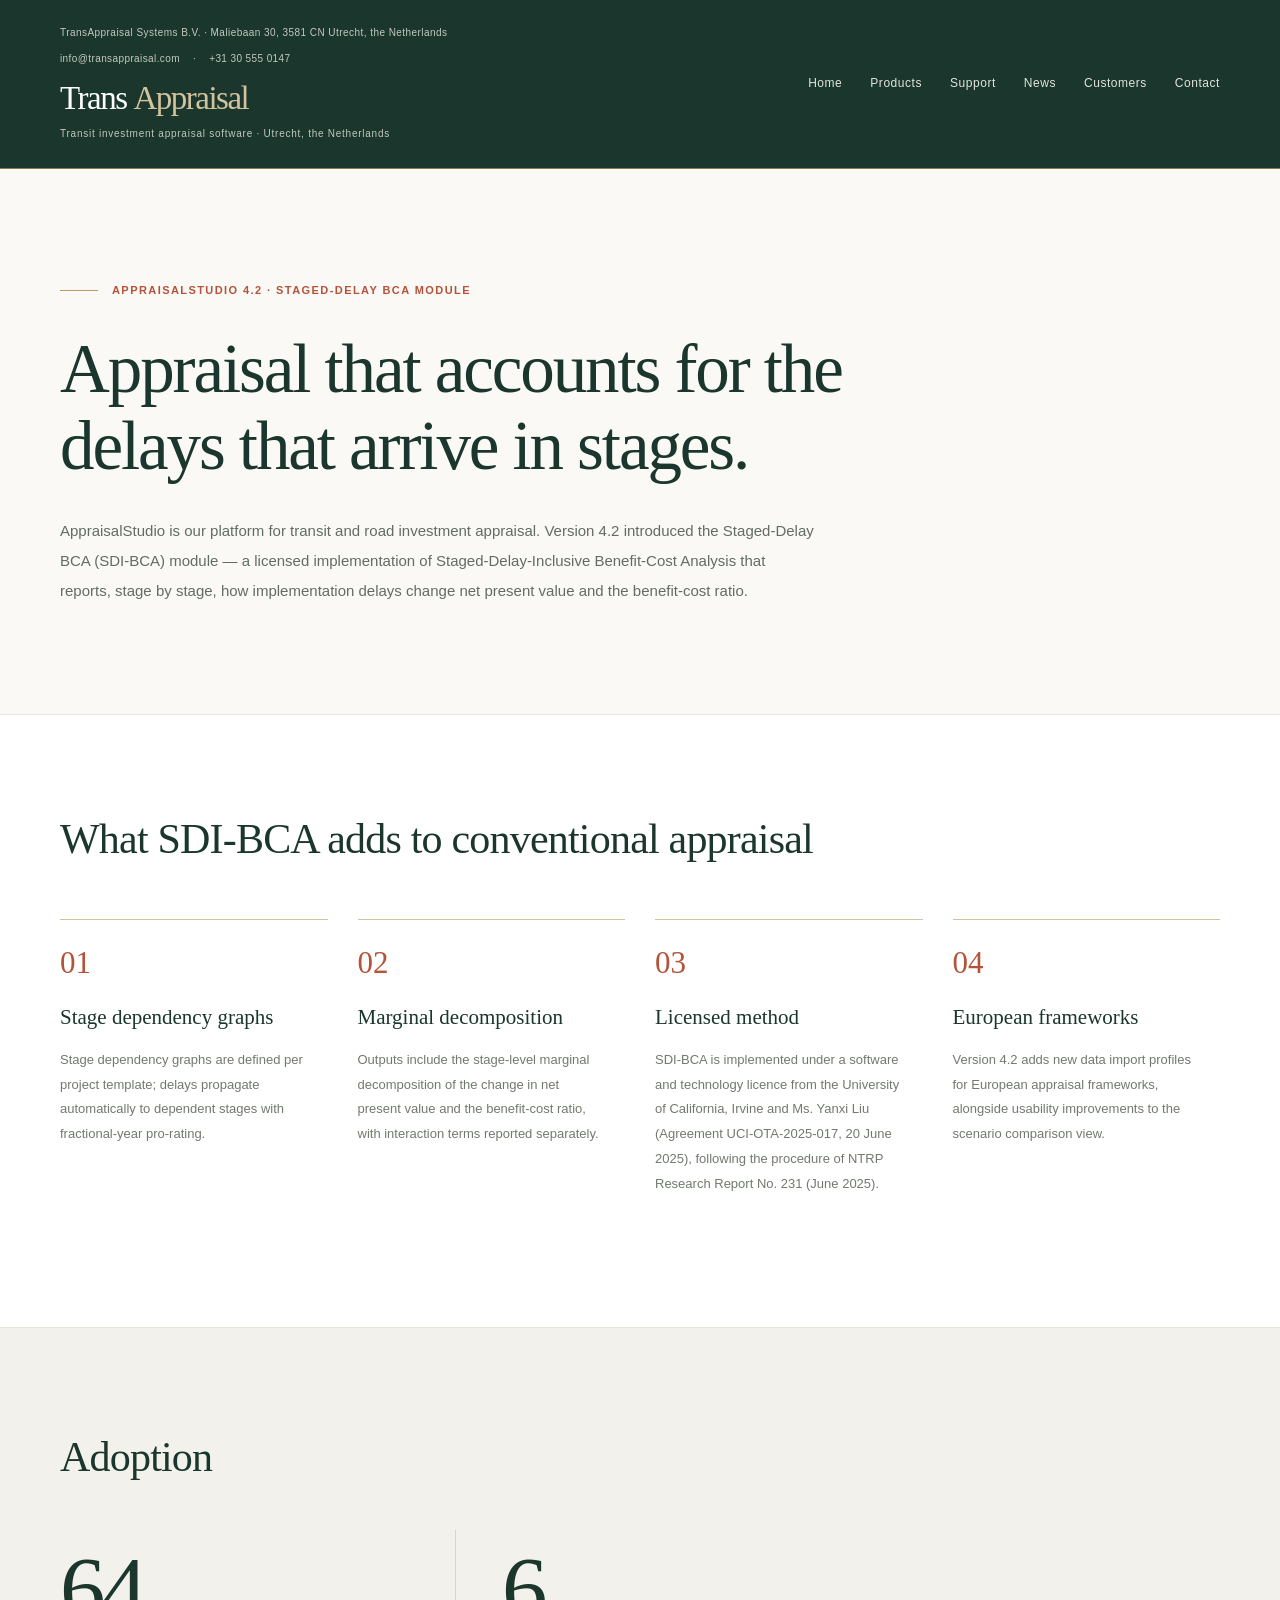
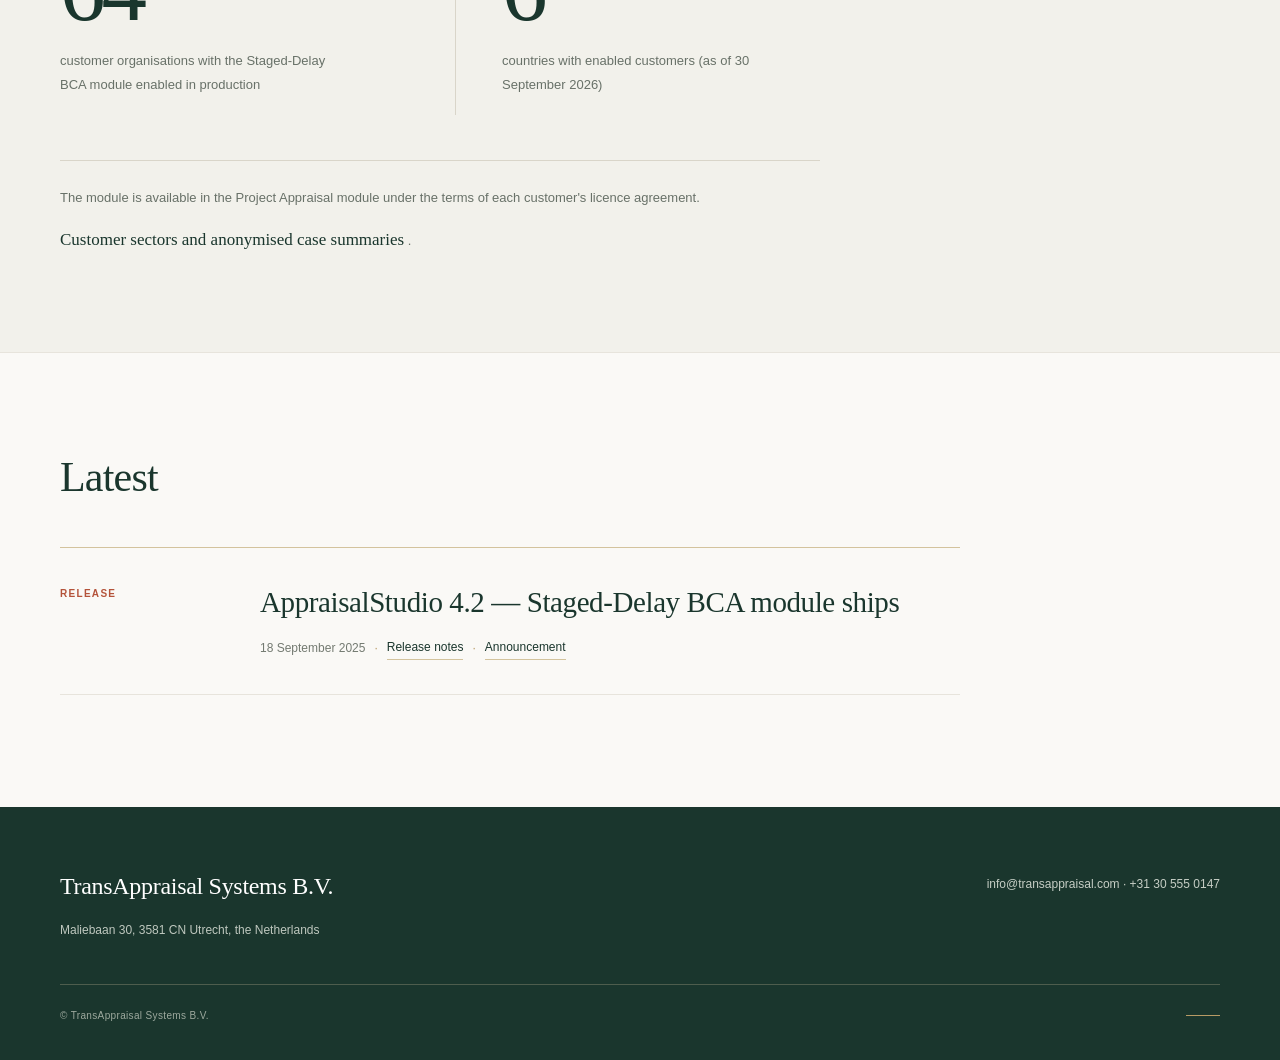
<file: index.html>
<!DOCTYPE html>
<html lang="en">
<head>
  <meta charset="UTF-8">
  <meta name="viewport" content="width=device-width, initial-scale=1.0">
  <meta name="theme-color" content="#1a362d">
  <title>TransAppraisal Systems B.V.</title>

  <style>
    :root {
      --green: #1a362d;
      --green-light: #29483d;
      --green-muted: #53685d;
      --gold: #b79b65;
      --gold-light: #d3c39d;
      --terracotta: #b4533a;
      --paper: #faf9f6;
      --white: #ffffff;
      --ink: #26352e;
      --muted: #737a71;
      --line: #e7e4dc;
      --serif: Georgia, "Times New Roman", serif;
      --sans: "Helvetica Neue", Helvetica, Arial, sans-serif;
      --content: 1160px;
    }

    *,
    *::before,
    *::after {
      box-sizing: border-box;
    }

    html {
      scroll-behavior: smooth;
    }

    body {
      margin: 0;
      background: var(--paper);
      color: var(--ink);
      font-family: var(--sans);
      font-size: 15px;
      line-height: 1.8;
      -webkit-font-smoothing: antialiased;
      text-rendering: optimizeLegibility;
    }

    a {
      color: inherit;
      text-decoration: none;
    }

    .container {
      width: min(var(--content), calc(100% - 64px));
      margin-inline: auto;
    }

    /* Header */

    .site-header {
      position: relative;
      background: var(--green);
      color: var(--white);
      border-bottom: 1px solid rgba(183, 155, 101, 0.7);
    }

    .header-inner {
      min-height: 146px;
      display: flex;
      align-items: center;
      justify-content: space-between;
      gap: 42px;
      padding-top: 25px;
      padding-bottom: 25px;
    }

    .brand {
      min-width: 270px;
    }

    .brand-meta {
      margin-bottom: 9px;
      color: #c3c9c0;
      font-size: 10px;
      letter-spacing: 0.045em;
      line-height: 1.6;
    }

    .brand-contact {
      display: flex;
      flex-wrap: wrap;
      gap: 0 13px;
      margin-bottom: 12px;
      color: #c3c9c0;
      font-size: 10px;
      letter-spacing: 0.04em;
    }

    .brand-contact a {
      transition: color 0.2s ease;
    }

    .brand-contact a:hover {
      color: var(--gold-light);
    }

    .brand-name {
      display: flex;
      align-items: baseline;
      gap: 7px;
      color: var(--white);
      font-family: var(--serif);
      font-size: 33px;
      font-weight: 400;
      letter-spacing: -1.5px;
      line-height: 1.15;
    }

    .brand-name span:last-child {
      color: var(--gold-light);
    }

    .brand-tagline {
      margin-top: 7px;
      color: #c1c9c0;
      font-size: 10px;
      letter-spacing: 0.075em;
    }

    .main-nav {
      display: flex;
      align-items: center;
      justify-content: flex-end;
      flex-wrap: wrap;
      gap: 28px;
    }

    .main-nav a {
      position: relative;
      padding: 8px 0;
      color: #e1e5df;
      font-size: 12px;
      letter-spacing: 0.045em;
      transition: color 0.2s ease;
    }

    .main-nav a::after {
      position: absolute;
      right: 0;
      bottom: 1px;
      left: 0;
      height: 1px;
      background: var(--gold);
      content: "";
      transform: scaleX(0);
      transform-origin: left;
      transition: transform 0.25s ease;
    }

    .main-nav a:hover {
      color: var(--gold-light);
    }

    .main-nav a:hover::after {
      transform: scaleX(1);
    }

    /* Hero */

    .hero {
      padding: 112px 0 108px;
      border-bottom: 1px solid var(--line);
    }

    .hero-content {
      max-width: 900px;
    }

    .eyebrow {
      display: flex;
      align-items: center;
      gap: 14px;
      margin-bottom: 30px;
      color: var(--terracotta);
      font-size: 11px;
      font-weight: 600;
      letter-spacing: 0.13em;
      text-transform: uppercase;
    }

    .eyebrow::before {
      display: block;
      width: 38px;
      height: 1px;
      background: var(--gold);
      content: "";
    }

    .hero h1 {
      max-width: 850px;
      margin: 0;
      color: var(--green);
      font-family: var(--serif);
      font-size: clamp(42px, 5.7vw, 69px);
      font-weight: 400;
      letter-spacing: -2.1px;
      line-height: 1.12;
    }

    .hero-description {
      max-width: 760px;
      margin-top: 31px;
      color: #626c64;
      font-size: 15px;
      line-height: 2;
    }

    .hero-description p {
      margin: 0;
    }

    /* Section headings */

    .section-heading {
      margin-bottom: 53px;
    }

    .section-kicker {
      display: flex;
      align-items: center;
      gap: 12px;
      margin-bottom: 13px;
      color: var(--terracotta);
      font-size: 10px;
      font-weight: 600;
      letter-spacing: 0.15em;
      text-transform: uppercase;
    }

    .section-kicker::before {
      width: 26px;
      height: 1px;
      background: var(--gold);
      content: "";
    }

    .section-heading h2 {
      margin: 0;
      color: var(--green);
      font-family: var(--serif);
      font-size: clamp(30px, 3.5vw, 42px);
      font-weight: 400;
      letter-spacing: -0.8px;
      line-height: 1.25;
    }

    /* Features */

    .features {
      padding: 98px 0 106px;
      background: var(--white);
      border-bottom: 1px solid var(--line);
    }

    .feature-grid {
      display: grid;
      grid-template-columns: repeat(4, minmax(0, 1fr));
      gap: 30px;
    }

    .feature-card {
      position: relative;
      min-height: 265px;
      padding: 27px 19px 25px 0;
      border-top: 1px solid var(--gold-light);
    }

    .feature-number {
      display: block;
      margin-bottom: 25px;
      color: var(--terracotta);
      font-family: var(--serif);
      font-size: 31px;
      font-weight: 400;
      line-height: 1;
    }

    .feature-card h3 {
      margin: 0 0 17px;
      color: var(--green);
      font-family: var(--serif);
      font-size: 21px;
      font-weight: 400;
      line-height: 1.35;
    }

    .feature-card p {
      margin: 0;
      color: #727970;
      font-size: 13px;
      line-height: 1.9;
    }

    /* Adoption */

    .adoption {
      padding: 103px 0 96px;
      background: #f2f1eb;
      border-bottom: 1px solid var(--line);
    }

    .adoption .section-heading {
      margin-bottom: 46px;
    }

    .stats-grid {
      display: grid;
      grid-template-columns: repeat(2, minmax(0, 1fr));
      max-width: 790px;
      margin-bottom: 45px;
    }

    .stat {
      padding: 12px 45px 19px 0;
    }

    .stat + .stat {
      padding-left: 46px;
      border-left: 1px solid #d9d5c9;
    }

    .stat-number {
      display: block;
      margin-bottom: 12px;
      color: var(--green);
      font-family: var(--serif);
      font-size: clamp(65px, 8vw, 91px);
      font-weight: 400;
      letter-spacing: -4px;
      line-height: 1.05;
    }

    .stat-description {
      max-width: 290px;
      color: #687168;
      font-size: 13px;
      line-height: 1.8;
    }

    .adoption-note {
      max-width: 760px;
      padding-top: 25px;
      border-top: 1px solid #d9d5c9;
      color: #687168;
      font-size: 13px;
      line-height: 1.9;
    }

    .customer-link {
      display: inline-block;
      margin-top: 13px;
      color: var(--green);
      font-family: var(--serif);
      font-size: 17px;
      transition: color 0.2s ease;
    }

    .customer-link:hover {
      color: var(--terracotta);
    }

    /* Latest news */

    .latest {
      padding: 98px 0 112px;
      background: var(--paper);
    }

    .latest .section-heading {
      margin-bottom: 43px;
    }

    .release-entry {
      display: grid;
      grid-template-columns: 165px minmax(0, 1fr);
      gap: 35px;
      max-width: 900px;
      padding: 34px 0;
      border-top: 1px solid var(--gold-light);
      border-bottom: 1px solid var(--line);
    }

    .release-type {
      padding-top: 3px;
      color: var(--terracotta);
      font-size: 10px;
      font-weight: 600;
      letter-spacing: 0.13em;
      text-transform: uppercase;
    }

    .release-content h3 {
      margin: 0 0 15px;
      color: var(--green);
      font-family: var(--serif);
      font-size: clamp(23px, 3vw, 29px);
      font-weight: 400;
      letter-spacing: -0.4px;
      line-height: 1.4;
    }

    .release-meta {
      display: flex;
      flex-wrap: wrap;
      align-items: center;
      gap: 9px;
      color: var(--muted);
      font-size: 12px;
    }

    .release-meta .separator {
      color: var(--gold);
    }

    .release-meta .release-link {
      color: var(--green);
      border-bottom: 1px solid var(--gold-light);
      transition: color 0.2s ease, border-color 0.2s ease;
    }

    .release-meta .release-link:hover {
      color: var(--terracotta);
      border-color: var(--terracotta);
    }

    /* Footer */

    .site-footer {
      padding: 58px 0 35px;
      background: var(--green);
      color: #e5e8e2;
    }

    .footer-inner {
      display: flex;
      justify-content: space-between;
      align-items: flex-start;
      gap: 40px;
      padding-bottom: 42px;
    }

    .footer-company {
      color: var(--white);
      font-family: var(--serif);
      font-size: 24px;
      font-weight: 400;
      letter-spacing: -0.3px;
    }

    .footer-address {
      margin-top: 11px;
      color: #bfc8bf;
      font-size: 12px;
      line-height: 1.9;
    }

    .footer-contact {
      padding-top: 7px;
      color: #c6cec5;
      font-size: 12px;
      line-height: 2;
      text-align: right;
    }

    .footer-contact a {
      transition: color 0.2s ease;
    }

    .footer-contact a:hover {
      color: var(--gold-light);
    }

    .footer-bottom {
      display: flex;
      justify-content: space-between;
      align-items: center;
      gap: 20px;
      padding-top: 22px;
      border-top: 1px solid rgba(211, 195, 157, 0.28);
      color: #9da99e;
      font-size: 10px;
      letter-spacing: 0.035em;
    }

    .footer-mark {
      width: 34px;
      height: 1px;
      background: var(--gold);
    }

    /* Responsive */

    @media (max-width: 1000px) {
      .header-inner {
        gap: 25px;
      }

      .main-nav {
        gap: 17px;
      }

      .feature-grid {
        grid-template-columns: repeat(2, minmax(0, 1fr));
        column-gap: 42px;
        row-gap: 20px;
      }

      .feature-card {
        min-height: 230px;
      }
    }

    @media (max-width: 700px) {
      .container {
        width: min(100% - 40px, var(--content));
      }

      .header-inner {
        min-height: auto;
        align-items: flex-start;
        flex-direction: column;
        gap: 24px;
        padding-top: 24px;
        padding-bottom: 25px;
      }

      .brand {
        min-width: 0;
      }

      .brand-meta {
        max-width: 340px;
        font-size: 9px;
      }

      .brand-contact {
        font-size: 10px;
      }

      .brand-name {
        font-size: 30px;
      }

      .brand-tagline {
        font-size: 9px;
      }

      .main-nav {
        width: 100%;
        justify-content: flex-start;
        gap: 11px 23px;
        padding-top: 17px;
        border-top: 1px solid rgba(211, 195, 157, 0.24);
      }

      .main-nav a {
        font-size: 11px;
      }

      .hero {
        padding: 76px 0 76px;
      }

      .hero h1 {
        font-size: clamp(39px, 10vw, 55px);
        letter-spacing: -1.5px;
      }

      .hero-description {
        margin-top: 24px;
        font-size: 14px;
      }

      .features,
      .adoption,
      .latest {
        padding: 75px 0;
      }

      .section-heading {
        margin-bottom: 37px;
      }

      .feature-grid {
        grid-template-columns: 1fr;
        gap: 15px;
      }

      .feature-card {
        min-height: auto;
        padding: 24px 0 30px;
      }

      .feature-number {
        margin-bottom: 17px;
        font-size: 27px;
      }

      .feature-card h3 {
        font-size: 21px;
      }

      .feature-card p {
        max-width: 460px;
      }

      .stats-grid {
        grid-template-columns: 1fr 1fr;
        gap: 20px;
      }

      .stat {
        padding-right: 17px;
      }

      .stat + .stat {
        padding-left: 20px;
      }

      .stat-number {
        font-size: 65px;
      }

      .stat-description {
        font-size: 12px;
      }

      .release-entry {
        grid-template-columns: 1fr;
        gap: 13px;
        padding: 27px 0;
      }

      .release-content h3 {
        font-size: 24px;
      }

      .footer-inner {
        flex-direction: column;
        gap: 25px;
      }

      .footer-contact {
        text-align: left;
      }

      .footer-bottom {
        align-items: flex-start;
        flex-direction: column;
      }
    }

    @media (max-width: 380px) {
      .stats-grid {
        grid-template-columns: 1fr;
      }

      .stat,
      .stat + .stat {
        padding: 10px 0 24px;
        border-left: 0;
      }

      .stat + .stat {
        border-top: 1px solid #d9d5c9;
        padding-top: 24px;
      }
    }

    @media (prefers-reduced-motion: reduce) {
      *,
      *::before,
      *::after {
        scroll-behavior: auto !important;
        transition-duration: 0.01ms !important;
      }
    }
  </style>
</head>

<body>

  <header class="site-header">
    <div class="container header-inner">

      <div class="brand">
        <div class="brand-meta">
          TransAppraisal Systems B.V. · Maliebaan 30, 3581 CN Utrecht, the Netherlands
        </div>

        <div class="brand-contact">
          <a href="mailto:info@transappraisal.com">info@transappraisal.com</a>
          <span>·</span>
          <a href="tel:+31305550147">+31 30 555 0147</a>
        </div>

        <a class="brand-name" href="#home" aria-label="TransAppraisal">
          <span>Trans</span>
          <span>Appraisal</span>
        </a>

        <div class="brand-tagline">
          Transit investment appraisal software · Utrecht, the Netherlands
        </div>
      </div>

      <nav class="main-nav" aria-label="Main navigation">
        <a href="#home">Home</a>
        <a href="#products">Products</a>
        <a href="#support">Support</a>
        <a href="#news">News</a>
        <a href="#customers">Customers</a>
        <a href="#contact">Contact</a>
      </nav>

    </div>
  </header>

  <main>

    <!-- Hero -->

    <section class="hero" id="home">
      <div class="container">
        <div class="hero-content">

          <div class="eyebrow">
            AppraisalStudio 4.2 · Staged-Delay BCA module
          </div>

          <h1>
            Appraisal that accounts for the delays that arrive in stages.
          </h1>

          <div class="hero-description">
            <p>
              AppraisalStudio is our platform for transit and road investment appraisal. Version 4.2 introduced the Staged-Delay BCA (SDI-BCA) module — a licensed implementation of Staged-Delay-Inclusive Benefit-Cost Analysis that reports, stage by stage, how implementation delays change net present value and the benefit-cost ratio.
            </p>
          </div>

        </div>
      </div>
    </section>

    <!-- Products / Features -->

    <section class="features" id="products">
      <div class="container">

        <div class="section-heading">
          <h2>What SDI-BCA adds to conventional appraisal</h2>
        </div>

        <div class="feature-grid">

          <article class="feature-card">
            <span class="feature-number">01</span>
            <h3>Stage dependency graphs</h3>
            <p>
              Stage dependency graphs are defined per project template; delays propagate automatically to dependent stages with fractional-year pro-rating.
            </p>
          </article>

          <article class="feature-card">
            <span class="feature-number">02</span>
            <h3>Marginal decomposition</h3>
            <p>
              Outputs include the stage-level marginal decomposition of the change in net present value and the benefit-cost ratio, with interaction terms reported separately.
            </p>
          </article>

          <article class="feature-card">
            <span class="feature-number">03</span>
            <h3>Licensed method</h3>
            <p>
              SDI-BCA is implemented under a software and technology licence from the University of California, Irvine and Ms. Yanxi Liu (Agreement UCI-OTA-2025-017, 20 June 2025), following the procedure of NTRP Research Report No. 231 (June 2025).
            </p>
          </article>

          <article class="feature-card">
            <span class="feature-number">04</span>
            <h3>European frameworks</h3>
            <p>
              Version 4.2 adds new data import profiles for European appraisal frameworks, alongside usability improvements to the scenario comparison view.
            </p>
          </article>

        </div>
      </div>
    </section>

    <!-- Adoption -->

    <section class="adoption" id="customers">
      <div class="container">

        <div class="section-heading">
          <h2>Adoption</h2>
        </div>

        <div class="stats-grid">

          <div class="stat">
            <span class="stat-number">64</span>
            <div class="stat-description">
              customer organisations with the Staged-Delay BCA module enabled in production
            </div>
          </div>

          <div class="stat">
            <span class="stat-number">6</span>
            <div class="stat-description">
              countries with enabled customers (as of 30 September 2026)
            </div>
          </div>

        </div>

        <div class="adoption-note" id="support">
          The module is available in the Project Appraisal module under the terms of each customer's licence agreement.

          <div>
            <a class="customer-link" href="#customers">
              Customer sectors and anonymised case summaries
            </a>
            <span>.</span>
          </div>
        </div>

      </div>
    </section>

    <!-- Latest News -->

    <section class="latest" id="news">
      <div class="container">

        <div class="section-heading">
          <h2>Latest</h2>
        </div>

        <article class="release-entry">

          <div class="release-type">
            Release
          </div>

          <div class="release-content">
            <h3>
              AppraisalStudio 4.2 — Staged-Delay BCA module ships
            </h3>

            <div class="release-meta">
              <span>18 September 2025</span>
              <span class="separator">·</span>
              <a class="release-link" href="#news">Release notes</a>
              <span class="separator">·</span>
              <a class="release-link" href="#news">Announcement</a>
            </div>
          </div>

        </article>

      </div>
    </section>

  </main>

  <!-- Footer -->

  <footer class="site-footer" id="contact">
    <div class="container">

      <div class="footer-inner">

        <div class="footer-company-block">
          <div class="footer-company">
            TransAppraisal Systems B.V.
          </div>

          <div class="footer-address">
            Maliebaan 30, 3581 CN Utrecht, the Netherlands
          </div>
        </div>

        <div class="footer-contact">
          <a href="mailto:info@transappraisal.com">info@transappraisal.com</a>
          <span> · </span>
          <a href="tel:+31305550147">+31 30 555 0147</a>
        </div>

      </div>

      <div class="footer-bottom">
        <span>© TransAppraisal Systems B.V.</span>
        <span class="footer-mark"></span>
      </div>

    </div>
  </footer>

</body>
</html>
</file>
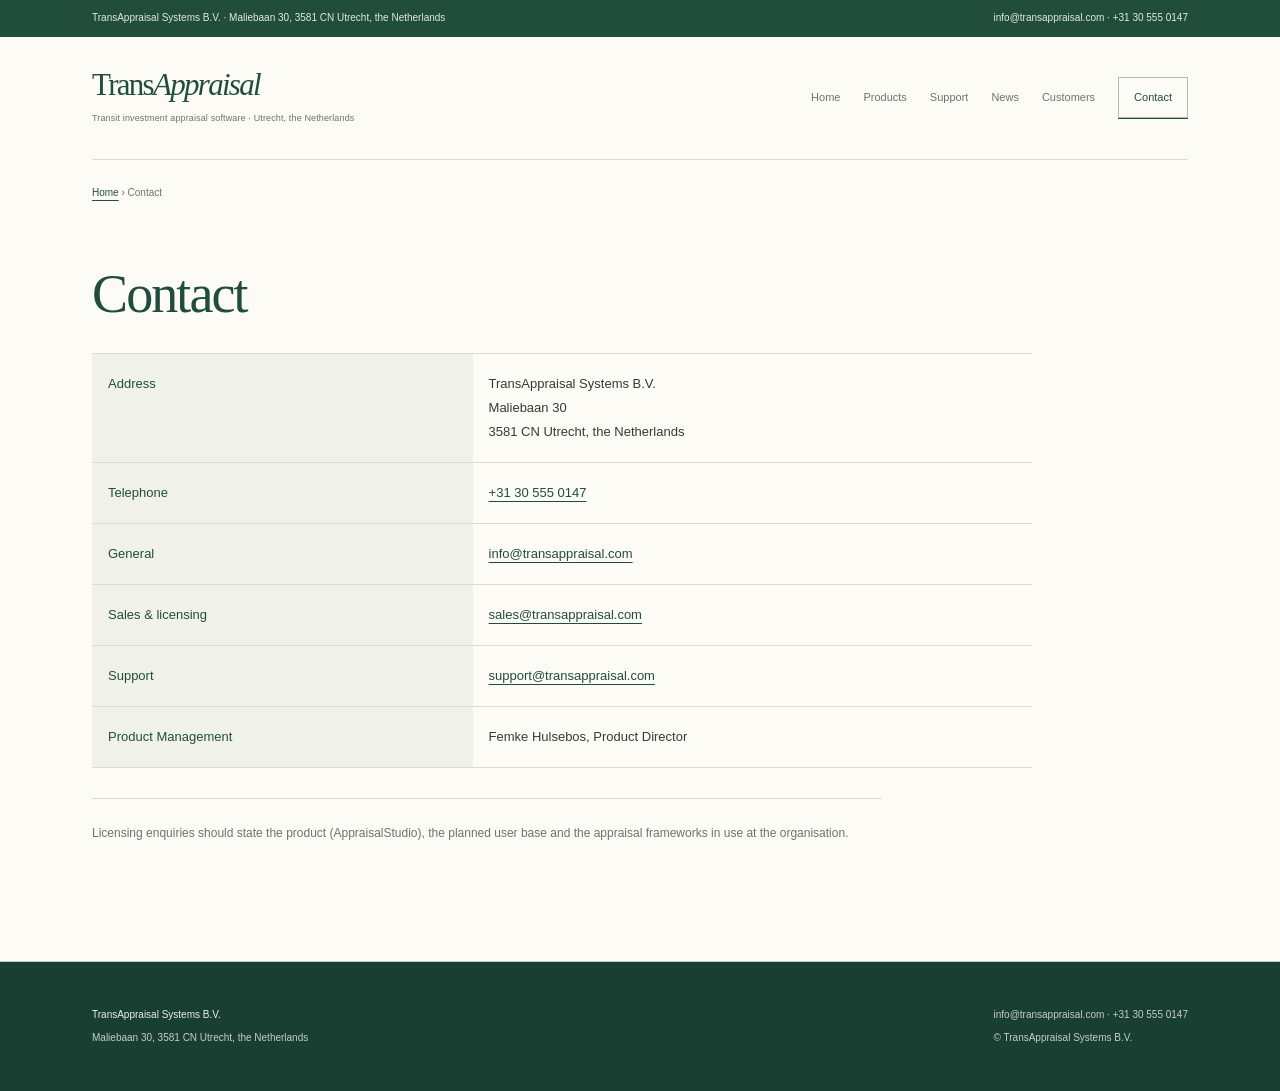
<file: contact/index.html>
<!DOCTYPE html>
<html lang="en">
<head>
<meta charset="UTF-8">
<meta name="viewport" content="width=device-width, initial-scale=1">
<meta name="robots" content="noindex, nofollow">
<title>Contact — TransAppraisal Systems B.V.</title>
<meta name="description" content="Contact TransAppraisal Systems B.V. — Maliebaan 30, 3581 CN Utrecht, the Netherlands.">
<link rel="icon" type="image/svg+xml" href="../favicon.svg">
<style>
:root{--pine:#214d3d;--deep:#193e32;--sage:#e4e9df;--paper:#f5f2e9;--ink:#303e35;--muted:#6b756b;--line:#d8dcd1}
*{box-sizing:border-box}html{scroll-behavior:smooth}body{margin:0;background:#fcfbf6;color:var(--ink);font:15px/1.85 -apple-system,BlinkMacSystemFont,"Segoe UI",Arial,sans-serif}a{color:var(--pine);text-underline-offset:4px;text-decoration-thickness:1px}a:hover{color:#0f2d22}a:focus-visible{outline:2px solid var(--pine);outline-offset:5px}.wrap{width:min(1096px,calc(100% - 112px));margin:auto}h1,h2,h3{font-family:Georgia,"Times New Roman",serif;font-weight:400;line-height:1.12;margin:0;color:var(--pine);letter-spacing:-.035em}h1{font-size:66px}h2{font-size:38px}h3{font-size:27px}p{margin:0 0 25px}.topline{background:var(--pine);color:#e4e9dd;font-size:10px}.topline .wrap{display:flex;align-items:center;justify-content:space-between;gap:30px;padding:9px 0}.topline a{color:#e4e9dd;text-decoration:none}.site-header{display:grid;grid-template-columns:1fr auto;gap:30px;align-items:center;width:min(1096px,calc(100% - 112px));margin:auto;padding:32px 0}.masthead .wrap{width:auto}.wordmark{font:31px/1.05 Georgia,serif;letter-spacing:-.055em;color:var(--pine)}.wordmark span{font-style:italic}.sub{font-size:9px;color:var(--muted);letter-spacing:.015em;margin-top:9px}.nav ul{list-style:none;display:flex;gap:23px;margin:0;padding:0;align-items:center}.nav a{font-size:11px;text-decoration:none;display:block;padding:8px 0;color:var(--muted)}.nav .active a{color:var(--pine);box-shadow:0 1px var(--pine)}.nav li:last-child a{padding:9px 15px;border:1px solid #b1bdae;color:var(--pine)}
.hero{background:var(--paper);border-top:1px solid var(--line);position:relative;overflow:hidden}.hero:after{content:"";position:absolute;width:480px;height:480px;border:1px solid #d9dfd0;border-radius:50%;right:-330px;top:30px;box-shadow:0 0 0 50px #f5f2e9,0 0 0 51px #dfe3d7,0 0 0 100px #f5f2e9,0 0 0 101px #e3e6da;pointer-events:none}.hero>.wrap{padding-top:59px;padding-bottom:64px;position:relative;z-index:1}.eyebrow{font-size:10px;letter-spacing:.10em;text-transform:uppercase;color:var(--muted);margin-bottom:32px;display:flex;align-items:center;gap:14px}.eyebrow:before{content:"";display:block;width:28px;height:1px;background:var(--pine)}.hero-statement{display:grid;grid-template-columns:1.16fr 1fr;gap:90px;align-items:end}.hero h1{font-size:64px;line-height:1.06;max-width:580px}.hero .lead{font-size:14px;line-height:1.95;color:var(--muted);margin:0 0 4px}.rule{height:1px;background:var(--line);margin-top:43px;position:relative}.rule:after{content:"";display:block;width:70px;height:2px;background:var(--pine)}main>section{padding:76px 0}.cols2{display:grid;grid-template-columns:1fr 1fr;gap:35px 64px;margin-top:42px}.item{border-top:1px solid var(--line);padding:24px 0 4px;display:grid;grid-template-columns:42px 1fr;column-gap:17px;align-items:start}.item .no{font:italic 17px/1.5 Georgia,serif;color:#748771;grid-row:span 2}.item h3{margin-bottom:15px;font-size:25px}.item p{font-size:13px;color:var(--muted);margin:0;max-width:425px}.alt{background:var(--sage)}.stats{display:grid;grid-template-columns:1fr 1fr;gap:55px;margin:34px 0}.stat{display:grid;grid-template-columns:auto 1fr;gap:25px;align-items:start}.num{font:76px/.95 Georgia,serif;color:var(--pine);letter-spacing:-.055em}.lbl{font-size:12px;color:var(--muted);line-height:1.7;max-width:230px;padding-top:5px}main>section:last-child .item{margin-top:30px;grid-template-columns:75px 1fr}main>section:last-child .no{font-size:15px}.sitefoot{border-top:1px solid #c6cebe;background:var(--deep);color:#c5d0c2;font-size:10px;padding:40px 0}.sitefoot .wrap{display:flex;justify-content:space-between;gap:35px}.sitefoot p{margin:4px 0}.sitefoot strong{color:#ecf0e7;font-weight:500}.sitefoot a{color:#c5d0c2;text-decoration:none}.crumbs{border-top:1px solid var(--line);font-size:10px;color:var(--muted);padding:24px 0;margin:0}.article{max-width:940px;padding:38px 0 92px;min-height:480px}.article>h1{font-size:54px;max-width:850px;margin-bottom:24px}.article>h2:first-child{font-size:45px;margin-bottom:24px}.article .meta{font-size:14px;color:var(--muted);padding-bottom:30px;border-bottom:1px solid var(--line);margin-bottom:35px}.article>p,.article>ul{max-width:790px}.article h2:not(:first-child){font-size:32px;margin:43px 0 21px}.article ul{padding-left:22px;font-size:14px}.article li{margin:12px 0}.case-grid{display:grid;grid-template-columns:1fr 1fr;gap:0 45px;margin:32px 0}.case{border-top:1px solid var(--line);padding:25px 0 27px}.sector{color:var(--muted);font-size:10px;letter-spacing:.04em}.case h3{font-size:26px;margin:13px 0 16px}.case p{color:var(--muted);font-size:13px;margin:0}.signoff{font-size:12px;color:var(--muted);border-top:1px solid var(--line);padding-top:23px;margin-top:30px}table{border-collapse:collapse;width:100%;font-size:13px;margin:28px 0}th,td{text-align:left;vertical-align:top;border-bottom:1px solid var(--line);padding:18px 18px 18px 0;overflow-wrap:anywhere}th{font-weight:500;color:var(--pine);background:#f0f2e9}th:first-child{padding-left:16px}td{padding-left:16px}tr:first-child{border-top:1px solid var(--line)}.error-content{padding:110px 0;min-height:60vh}.error-content h1{margin-bottom:30px;font-size:60px}
@media(max-width:1080px){.site-header{grid-template-columns:1fr;gap:18px}.nav ul{gap:30px}.hero-statement{gap:45px}.hero h1{font-size:56px}.stat{grid-template-columns:1fr;gap:13px}}
@media(max-width:720px){.wrap,.site-header{width:calc(100% - 40px)}.topline .wrap{display:block;font-size:9px}.topline span{display:block}.site-header{padding:26px 0}.nav ul{gap:17px;flex-wrap:wrap}.nav a{font-size:10px}.hero>.wrap{padding:40px 0 45px}.hero-statement{grid-template-columns:1fr;gap:28px}.hero h1{font-size:48px;max-width:520px}.hero:after{right:-420px}.hero .lead{font-size:14px}.eyebrow{font-size:9px;margin-bottom:27px}main>section{padding:48px 0}.cols2,.stats,.case-grid{grid-template-columns:1fr;gap:28px}.stat{grid-template-columns:90px 1fr}.num{font-size:65px}h2{font-size:32px}.sitefoot .wrap{display:block}.sitefoot .wrap>div+div{margin-top:23px}.article>h1{font-size:41px}.article{padding-top:20px}th,td{font-size:12px;padding:13px 9px}}
@media print{.site-header,.topline{display:none}.wrap{width:100%}.hero,.alt,.sitefoot{background:#fff;color:#000}.hero:after{display:none}.hero>.wrap{padding:20px 0}.hero h1{font-size:36pt}main>section{padding:20px 0}.item,.case{break-inside:avoid}a{color:inherit}}
</style>
</head>
<body>

<div class="topline">
  <div class="wrap">
    <span>TransAppraisal Systems B.V. · Maliebaan 30, 3581 CN Utrecht, the Netherlands</span>
    <span><a href="mailto:info@transappraisal.com">info@transappraisal.com</a> · <a href="tel:+31305550147">+31 30 555 0147</a></span>
  </div>
</div>

<div class="site-header">
<header class="masthead">
  <div class="wrap">
    <div class="wordmark">Trans<span>Appraisal</span></div>
    <div class="sub">Transit investment appraisal software · Utrecht, the Netherlands</div>
  </div>
</header>

<nav class="nav">
  <ul>
    <li><a href="../index.html">Home</a></li>
    <li><a href="../products/index.html">Products</a></li>
    <li><a href="../support/index.html">Support</a></li>
    <li><a href="../news/index.html">News</a></li>
    <li><a href="../customers/index.html">Customers</a></li>
    <li class="active"><a href="index.html">Contact</a></li>
  </ul>
</nav>
</div>
<main id="content">

<div class="wrap">
  <p class="crumbs"><a href="../index.html">Home</a> › Contact</p>
  <div class="article">
    <h1>Contact</h1>
    <table>
      <tr><th>Address</th><td>TransAppraisal Systems B.V.<br>Maliebaan 30<br>3581 CN Utrecht, the Netherlands</td></tr>
      <tr><th>Telephone</th><td><a href="tel:+31305550147">+31 30 555 0147</a></td></tr>
      <tr><th>General</th><td><a href="mailto:info@transappraisal.com">info@transappraisal.com</a></td></tr>
      <tr><th>Sales &amp; licensing</th><td><a href="mailto:sales@transappraisal.com">sales@transappraisal.com</a></td></tr>
      <tr><th>Support</th><td><a href="mailto:support@transappraisal.com">support@transappraisal.com</a></td></tr>
      <tr><th>Product Management</th><td>Femke Hulsebos, Product Director</td></tr>
    </table>
    <p class="signoff">Licensing enquiries should state the product (AppraisalStudio), the planned user base and the appraisal frameworks in use at the organisation.</p>
  </div>
</div>

</main>
<footer class="sitefoot">
  <div class="wrap">
    <div>
      <p><strong>TransAppraisal Systems B.V.</strong></p>
      <p>Maliebaan 30, 3581 CN Utrecht, the Netherlands</p>
    </div>
    <div>
      <p><a href="mailto:info@transappraisal.com">info@transappraisal.com</a> · <a href="tel:+31305550147">+31 30 555 0147</a></p>
      <p>© TransAppraisal Systems B.V.</p>
    </div>
  </div>
</footer>

</body>
</html>
</file>
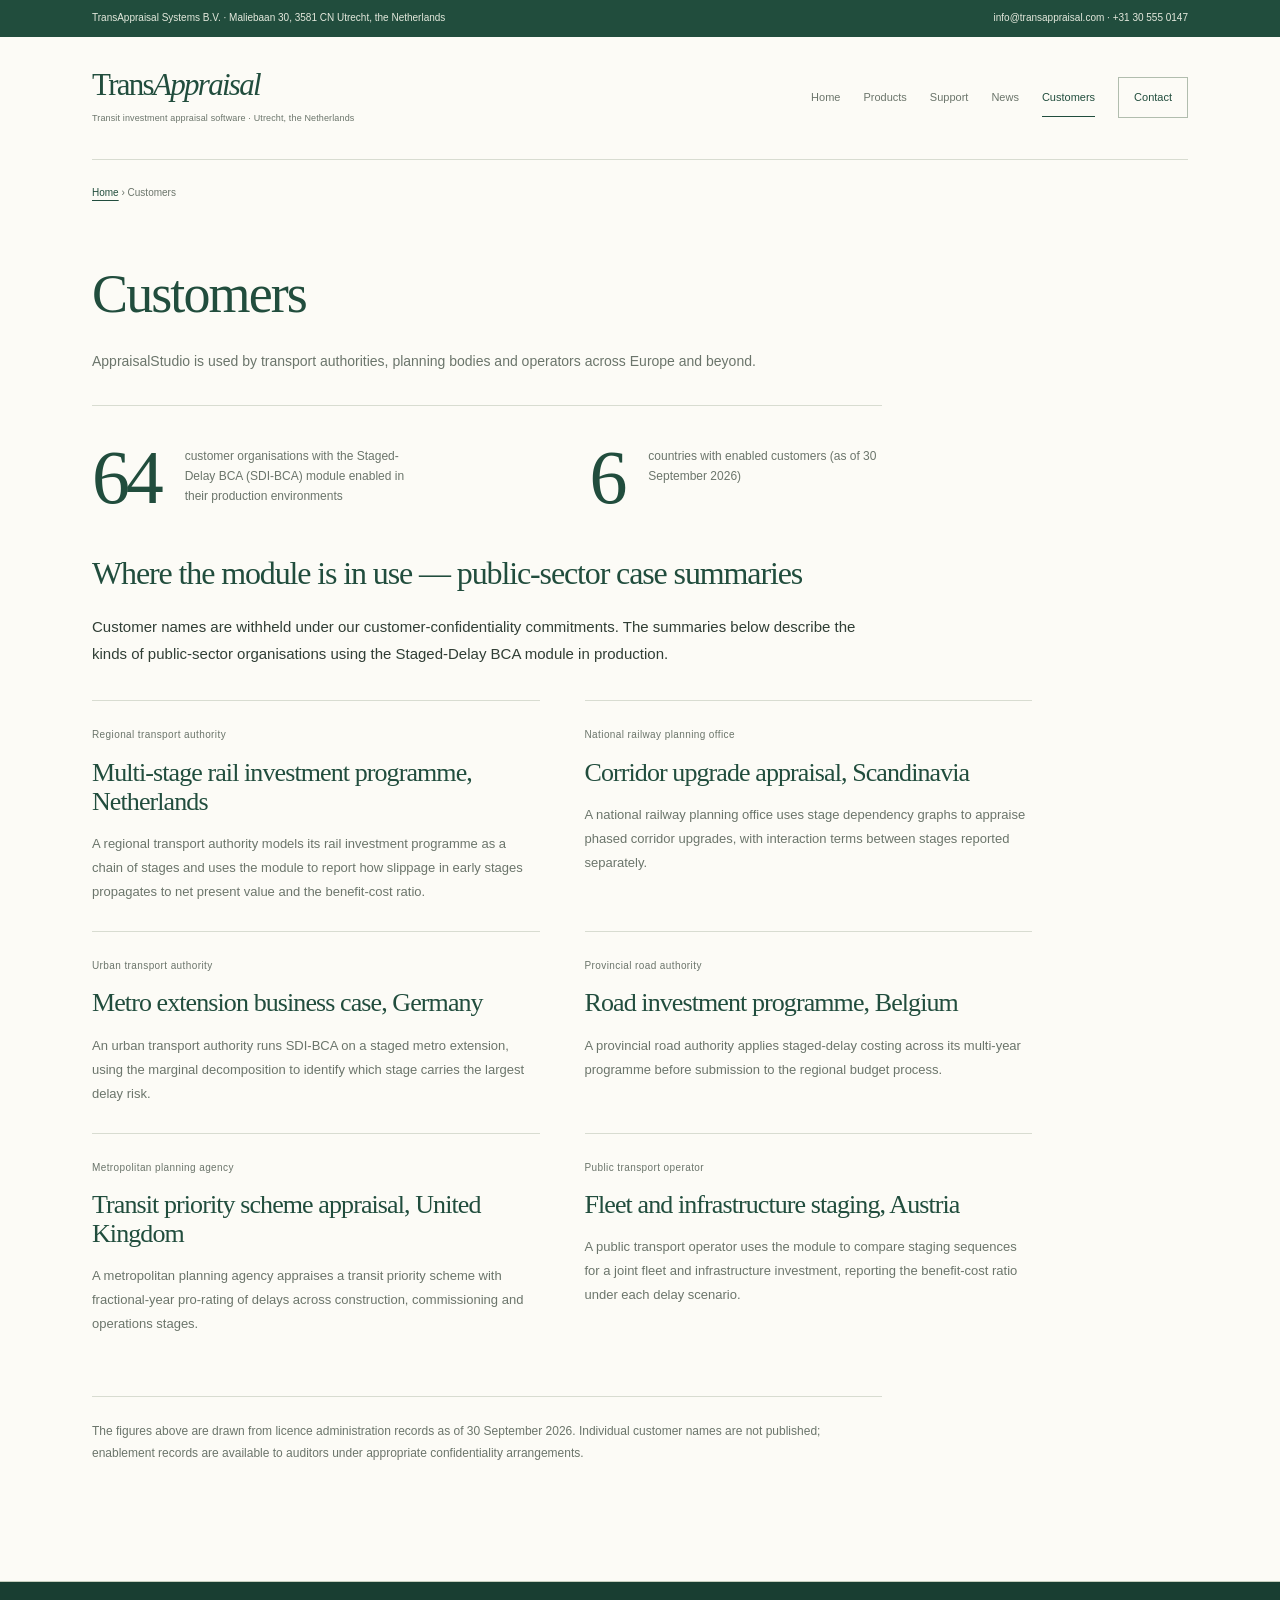
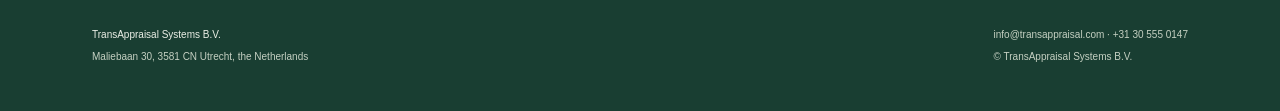
<file: customers/index.html>
<!DOCTYPE html>
<html lang="en">
<head>
<meta charset="UTF-8">
<meta name="viewport" content="width=device-width, initial-scale=1">
<meta name="robots" content="noindex, nofollow">
<title>Customers — TransAppraisal Systems B.V.</title>
<meta name="description" content="Customer sectors and anonymised case summaries for AppraisalStudio and the Staged-Delay BCA (SDI-BCA) module — 64 customer organisations in 6 countries.">
<link rel="icon" type="image/svg+xml" href="../favicon.svg">
<style>
:root{--pine:#214d3d;--deep:#193e32;--sage:#e4e9df;--paper:#f5f2e9;--ink:#303e35;--muted:#6b756b;--line:#d8dcd1}
*{box-sizing:border-box}html{scroll-behavior:smooth}body{margin:0;background:#fcfbf6;color:var(--ink);font:15px/1.85 -apple-system,BlinkMacSystemFont,"Segoe UI",Arial,sans-serif}a{color:var(--pine);text-underline-offset:4px;text-decoration-thickness:1px}a:hover{color:#0f2d22}a:focus-visible{outline:2px solid var(--pine);outline-offset:5px}.wrap{width:min(1096px,calc(100% - 112px));margin:auto}h1,h2,h3{font-family:Georgia,"Times New Roman",serif;font-weight:400;line-height:1.12;margin:0;color:var(--pine);letter-spacing:-.035em}h1{font-size:66px}h2{font-size:38px}h3{font-size:27px}p{margin:0 0 25px}.topline{background:var(--pine);color:#e4e9dd;font-size:10px}.topline .wrap{display:flex;align-items:center;justify-content:space-between;gap:30px;padding:9px 0}.topline a{color:#e4e9dd;text-decoration:none}.site-header{display:grid;grid-template-columns:1fr auto;gap:30px;align-items:center;width:min(1096px,calc(100% - 112px));margin:auto;padding:32px 0}.masthead .wrap{width:auto}.wordmark{font:31px/1.05 Georgia,serif;letter-spacing:-.055em;color:var(--pine)}.wordmark span{font-style:italic}.sub{font-size:9px;color:var(--muted);letter-spacing:.015em;margin-top:9px}.nav ul{list-style:none;display:flex;gap:23px;margin:0;padding:0;align-items:center}.nav a{font-size:11px;text-decoration:none;display:block;padding:8px 0;color:var(--muted)}.nav .active a{color:var(--pine);box-shadow:0 1px var(--pine)}.nav li:last-child a{padding:9px 15px;border:1px solid #b1bdae;color:var(--pine)}
.hero{background:var(--paper);border-top:1px solid var(--line);position:relative;overflow:hidden}.hero:after{content:"";position:absolute;width:480px;height:480px;border:1px solid #d9dfd0;border-radius:50%;right:-330px;top:30px;box-shadow:0 0 0 50px #f5f2e9,0 0 0 51px #dfe3d7,0 0 0 100px #f5f2e9,0 0 0 101px #e3e6da;pointer-events:none}.hero>.wrap{padding-top:59px;padding-bottom:64px;position:relative;z-index:1}.eyebrow{font-size:10px;letter-spacing:.10em;text-transform:uppercase;color:var(--muted);margin-bottom:32px;display:flex;align-items:center;gap:14px}.eyebrow:before{content:"";display:block;width:28px;height:1px;background:var(--pine)}.hero-statement{display:grid;grid-template-columns:1.16fr 1fr;gap:90px;align-items:end}.hero h1{font-size:64px;line-height:1.06;max-width:580px}.hero .lead{font-size:14px;line-height:1.95;color:var(--muted);margin:0 0 4px}.rule{height:1px;background:var(--line);margin-top:43px;position:relative}.rule:after{content:"";display:block;width:70px;height:2px;background:var(--pine)}main>section{padding:76px 0}.cols2{display:grid;grid-template-columns:1fr 1fr;gap:35px 64px;margin-top:42px}.item{border-top:1px solid var(--line);padding:24px 0 4px;display:grid;grid-template-columns:42px 1fr;column-gap:17px;align-items:start}.item .no{font:italic 17px/1.5 Georgia,serif;color:#748771;grid-row:span 2}.item h3{margin-bottom:15px;font-size:25px}.item p{font-size:13px;color:var(--muted);margin:0;max-width:425px}.alt{background:var(--sage)}.stats{display:grid;grid-template-columns:1fr 1fr;gap:55px;margin:34px 0}.stat{display:grid;grid-template-columns:auto 1fr;gap:25px;align-items:start}.num{font:76px/.95 Georgia,serif;color:var(--pine);letter-spacing:-.055em}.lbl{font-size:12px;color:var(--muted);line-height:1.7;max-width:230px;padding-top:5px}main>section:last-child .item{margin-top:30px;grid-template-columns:75px 1fr}main>section:last-child .no{font-size:15px}.sitefoot{border-top:1px solid #c6cebe;background:var(--deep);color:#c5d0c2;font-size:10px;padding:40px 0}.sitefoot .wrap{display:flex;justify-content:space-between;gap:35px}.sitefoot p{margin:4px 0}.sitefoot strong{color:#ecf0e7;font-weight:500}.sitefoot a{color:#c5d0c2;text-decoration:none}.crumbs{border-top:1px solid var(--line);font-size:10px;color:var(--muted);padding:24px 0;margin:0}.article{max-width:940px;padding:38px 0 92px;min-height:480px}.article>h1{font-size:54px;max-width:850px;margin-bottom:24px}.article>h2:first-child{font-size:45px;margin-bottom:24px}.article .meta{font-size:14px;color:var(--muted);padding-bottom:30px;border-bottom:1px solid var(--line);margin-bottom:35px}.article>p,.article>ul{max-width:790px}.article h2:not(:first-child){font-size:32px;margin:43px 0 21px}.article ul{padding-left:22px;font-size:14px}.article li{margin:12px 0}.case-grid{display:grid;grid-template-columns:1fr 1fr;gap:0 45px;margin:32px 0}.case{border-top:1px solid var(--line);padding:25px 0 27px}.sector{color:var(--muted);font-size:10px;letter-spacing:.04em}.case h3{font-size:26px;margin:13px 0 16px}.case p{color:var(--muted);font-size:13px;margin:0}.signoff{font-size:12px;color:var(--muted);border-top:1px solid var(--line);padding-top:23px;margin-top:30px}table{border-collapse:collapse;width:100%;font-size:13px;margin:28px 0}th,td{text-align:left;vertical-align:top;border-bottom:1px solid var(--line);padding:18px 18px 18px 0;overflow-wrap:anywhere}th{font-weight:500;color:var(--pine);background:#f0f2e9}th:first-child{padding-left:16px}td{padding-left:16px}tr:first-child{border-top:1px solid var(--line)}.error-content{padding:110px 0;min-height:60vh}.error-content h1{margin-bottom:30px;font-size:60px}
@media(max-width:1080px){.site-header{grid-template-columns:1fr;gap:18px}.nav ul{gap:30px}.hero-statement{gap:45px}.hero h1{font-size:56px}.stat{grid-template-columns:1fr;gap:13px}}
@media(max-width:720px){.wrap,.site-header{width:calc(100% - 40px)}.topline .wrap{display:block;font-size:9px}.topline span{display:block}.site-header{padding:26px 0}.nav ul{gap:17px;flex-wrap:wrap}.nav a{font-size:10px}.hero>.wrap{padding:40px 0 45px}.hero-statement{grid-template-columns:1fr;gap:28px}.hero h1{font-size:48px;max-width:520px}.hero:after{right:-420px}.hero .lead{font-size:14px}.eyebrow{font-size:9px;margin-bottom:27px}main>section{padding:48px 0}.cols2,.stats,.case-grid{grid-template-columns:1fr;gap:28px}.stat{grid-template-columns:90px 1fr}.num{font-size:65px}h2{font-size:32px}.sitefoot .wrap{display:block}.sitefoot .wrap>div+div{margin-top:23px}.article>h1{font-size:41px}.article{padding-top:20px}th,td{font-size:12px;padding:13px 9px}}
@media print{.site-header,.topline{display:none}.wrap{width:100%}.hero,.alt,.sitefoot{background:#fff;color:#000}.hero:after{display:none}.hero>.wrap{padding:20px 0}.hero h1{font-size:36pt}main>section{padding:20px 0}.item,.case{break-inside:avoid}a{color:inherit}}
</style>
</head>
<body>

<div class="topline">
  <div class="wrap">
    <span>TransAppraisal Systems B.V. · Maliebaan 30, 3581 CN Utrecht, the Netherlands</span>
    <span><a href="mailto:info@transappraisal.com">info@transappraisal.com</a> · <a href="tel:+31305550147">+31 30 555 0147</a></span>
  </div>
</div>

<div class="site-header">
<header class="masthead">
  <div class="wrap">
    <div class="wordmark">Trans<span>Appraisal</span></div>
    <div class="sub">Transit investment appraisal software · Utrecht, the Netherlands</div>
  </div>
</header>

<nav class="nav">
  <ul>
    <li><a href="../index.html">Home</a></li>
    <li><a href="../products/index.html">Products</a></li>
    <li><a href="../support/index.html">Support</a></li>
    <li><a href="../news/index.html">News</a></li>
    <li class="active"><a href="index.html">Customers</a></li>
    <li><a href="../contact/index.html">Contact</a></li>
  </ul>
</nav>
</div>
<main id="content">

<div class="wrap">
  <p class="crumbs"><a href="../index.html">Home</a> › Customers</p>
  <div class="article">
    <h1>Customers</h1>
    <p class="meta">AppraisalStudio is used by transport authorities, planning bodies and operators across Europe and beyond.</p>

    <div class="stats">
      <div class="stat"><div class="num">64</div><div class="lbl">customer organisations with the Staged-Delay BCA (SDI-BCA) module enabled in their production environments</div></div>
      <div class="stat"><div class="num">6</div><div class="lbl">countries with enabled customers (as of 30 September 2026)</div></div>
    </div>

    <h2>Where the module is in use — public-sector case summaries</h2>
    <p>Customer names are withheld under our customer-confidentiality commitments. The summaries below describe the kinds of public-sector organisations using the Staged-Delay BCA module in production.</p>

<div class="case-grid">
    <div class="case">
      <div class="sector">Regional transport authority</div>
      <h3>Multi-stage rail investment programme, Netherlands</h3>
      <p>A regional transport authority models its rail investment programme as a chain of stages and uses the module to report how slippage in early stages propagates to net present value and the benefit-cost ratio.</p>
    </div>
    <div class="case">
      <div class="sector">National railway planning office</div>
      <h3>Corridor upgrade appraisal, Scandinavia</h3>
      <p>A national railway planning office uses stage dependency graphs to appraise phased corridor upgrades, with interaction terms between stages reported separately.</p>
    </div>
    <div class="case">
      <div class="sector">Urban transport authority</div>
      <h3>Metro extension business case, Germany</h3>
      <p>An urban transport authority runs SDI-BCA on a staged metro extension, using the marginal decomposition to identify which stage carries the largest delay risk.</p>
    </div>
    <div class="case">
      <div class="sector">Provincial road authority</div>
      <h3>Road investment programme, Belgium</h3>
      <p>A provincial road authority applies staged-delay costing across its multi-year programme before submission to the regional budget process.</p>
    </div>
    <div class="case">
      <div class="sector">Metropolitan planning agency</div>
      <h3>Transit priority scheme appraisal, United Kingdom</h3>
      <p>A metropolitan planning agency appraises a transit priority scheme with fractional-year pro-rating of delays across construction, commissioning and operations stages.</p>
    </div>
    <div class="case">
      <div class="sector">Public transport operator</div>
      <h3>Fleet and infrastructure staging, Austria</h3>
      <p>A public transport operator uses the module to compare staging sequences for a joint fleet and infrastructure investment, reporting the benefit-cost ratio under each delay scenario.</p>
    </div>

</div>
    <p class="signoff">The figures above are drawn from licence administration records as of 30 September 2026. Individual customer names are not published; enablement records are available to auditors under appropriate confidentiality arrangements.</p>
  </div>
</div>

</main>
<footer class="sitefoot">
  <div class="wrap">
    <div>
      <p><strong>TransAppraisal Systems B.V.</strong></p>
      <p>Maliebaan 30, 3581 CN Utrecht, the Netherlands</p>
    </div>
    <div>
      <p><a href="mailto:info@transappraisal.com">info@transappraisal.com</a> · <a href="tel:+31305550147">+31 30 555 0147</a></p>
      <p>© TransAppraisal Systems B.V.</p>
    </div>
  </div>
</footer>

</body>
</html>
</file>
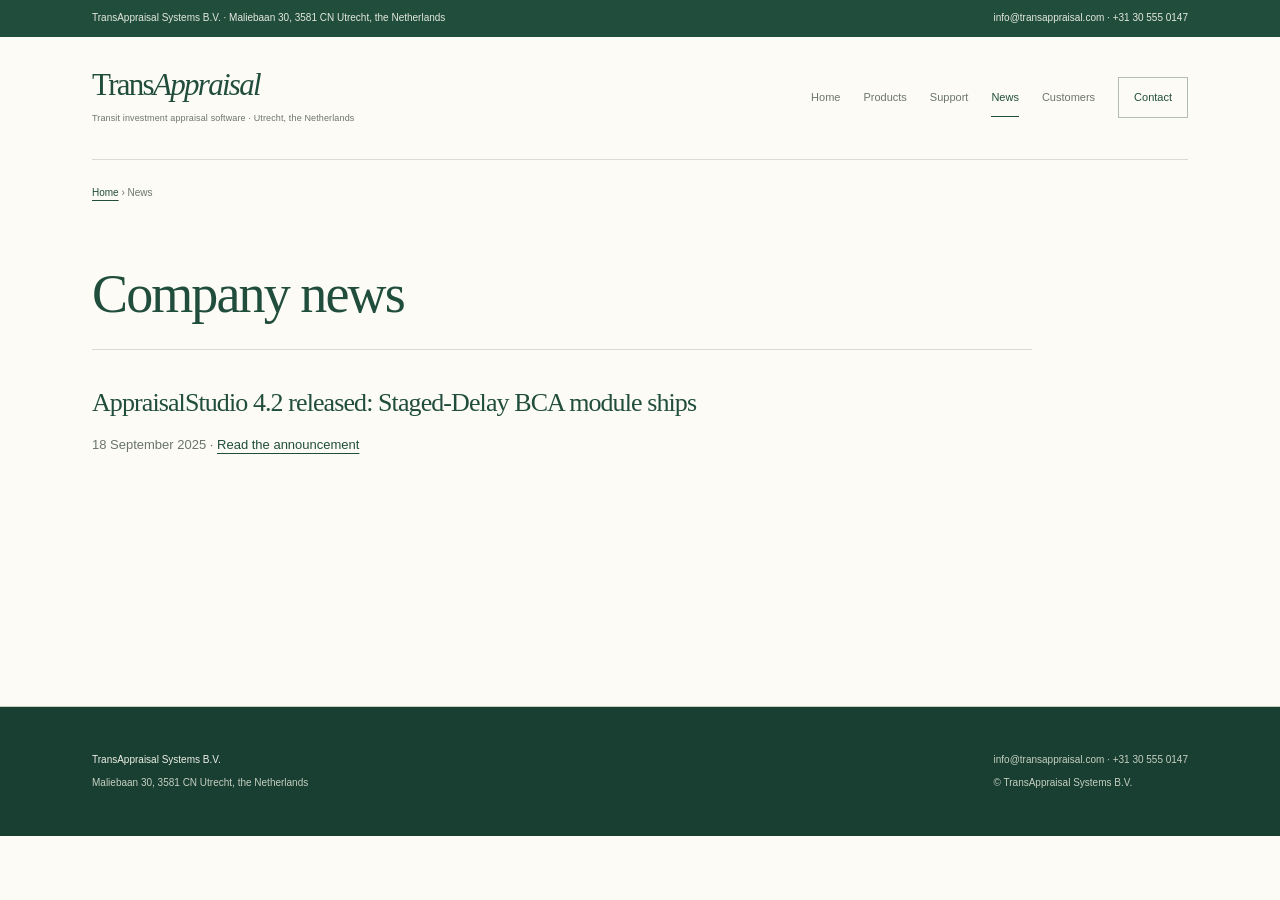
<file: news/index.html>
<!DOCTYPE html>
<html lang="en">
<head>
<meta charset="UTF-8">
<meta name="viewport" content="width=device-width, initial-scale=1">
<meta name="robots" content="noindex, nofollow">
<title>News — TransAppraisal Systems B.V.</title>
<meta name="description" content="Company news from TransAppraisal Systems B.V.">
<link rel="icon" type="image/svg+xml" href="../favicon.svg">
<style>
:root{--pine:#214d3d;--deep:#193e32;--sage:#e4e9df;--paper:#f5f2e9;--ink:#303e35;--muted:#6b756b;--line:#d8dcd1}
*{box-sizing:border-box}html{scroll-behavior:smooth}body{margin:0;background:#fcfbf6;color:var(--ink);font:15px/1.85 -apple-system,BlinkMacSystemFont,"Segoe UI",Arial,sans-serif}a{color:var(--pine);text-underline-offset:4px;text-decoration-thickness:1px}a:hover{color:#0f2d22}a:focus-visible{outline:2px solid var(--pine);outline-offset:5px}.wrap{width:min(1096px,calc(100% - 112px));margin:auto}h1,h2,h3{font-family:Georgia,"Times New Roman",serif;font-weight:400;line-height:1.12;margin:0;color:var(--pine);letter-spacing:-.035em}h1{font-size:66px}h2{font-size:38px}h3{font-size:27px}p{margin:0 0 25px}.topline{background:var(--pine);color:#e4e9dd;font-size:10px}.topline .wrap{display:flex;align-items:center;justify-content:space-between;gap:30px;padding:9px 0}.topline a{color:#e4e9dd;text-decoration:none}.site-header{display:grid;grid-template-columns:1fr auto;gap:30px;align-items:center;width:min(1096px,calc(100% - 112px));margin:auto;padding:32px 0}.masthead .wrap{width:auto}.wordmark{font:31px/1.05 Georgia,serif;letter-spacing:-.055em;color:var(--pine)}.wordmark span{font-style:italic}.sub{font-size:9px;color:var(--muted);letter-spacing:.015em;margin-top:9px}.nav ul{list-style:none;display:flex;gap:23px;margin:0;padding:0;align-items:center}.nav a{font-size:11px;text-decoration:none;display:block;padding:8px 0;color:var(--muted)}.nav .active a{color:var(--pine);box-shadow:0 1px var(--pine)}.nav li:last-child a{padding:9px 15px;border:1px solid #b1bdae;color:var(--pine)}
.hero{background:var(--paper);border-top:1px solid var(--line);position:relative;overflow:hidden}.hero:after{content:"";position:absolute;width:480px;height:480px;border:1px solid #d9dfd0;border-radius:50%;right:-330px;top:30px;box-shadow:0 0 0 50px #f5f2e9,0 0 0 51px #dfe3d7,0 0 0 100px #f5f2e9,0 0 0 101px #e3e6da;pointer-events:none}.hero>.wrap{padding-top:59px;padding-bottom:64px;position:relative;z-index:1}.eyebrow{font-size:10px;letter-spacing:.10em;text-transform:uppercase;color:var(--muted);margin-bottom:32px;display:flex;align-items:center;gap:14px}.eyebrow:before{content:"";display:block;width:28px;height:1px;background:var(--pine)}.hero-statement{display:grid;grid-template-columns:1.16fr 1fr;gap:90px;align-items:end}.hero h1{font-size:64px;line-height:1.06;max-width:580px}.hero .lead{font-size:14px;line-height:1.95;color:var(--muted);margin:0 0 4px}.rule{height:1px;background:var(--line);margin-top:43px;position:relative}.rule:after{content:"";display:block;width:70px;height:2px;background:var(--pine)}main>section{padding:76px 0}.cols2{display:grid;grid-template-columns:1fr 1fr;gap:35px 64px;margin-top:42px}.item{border-top:1px solid var(--line);padding:24px 0 4px;display:grid;grid-template-columns:42px 1fr;column-gap:17px;align-items:start}.item .no{font:italic 17px/1.5 Georgia,serif;color:#748771;grid-row:span 2}.item h3{margin-bottom:15px;font-size:25px}.item p{font-size:13px;color:var(--muted);margin:0;max-width:425px}.alt{background:var(--sage)}.stats{display:grid;grid-template-columns:1fr 1fr;gap:55px;margin:34px 0}.stat{display:grid;grid-template-columns:auto 1fr;gap:25px;align-items:start}.num{font:76px/.95 Georgia,serif;color:var(--pine);letter-spacing:-.055em}.lbl{font-size:12px;color:var(--muted);line-height:1.7;max-width:230px;padding-top:5px}main>section:last-child .item{margin-top:30px;grid-template-columns:75px 1fr}main>section:last-child .no{font-size:15px}.sitefoot{border-top:1px solid #c6cebe;background:var(--deep);color:#c5d0c2;font-size:10px;padding:40px 0}.sitefoot .wrap{display:flex;justify-content:space-between;gap:35px}.sitefoot p{margin:4px 0}.sitefoot strong{color:#ecf0e7;font-weight:500}.sitefoot a{color:#c5d0c2;text-decoration:none}.crumbs{border-top:1px solid var(--line);font-size:10px;color:var(--muted);padding:24px 0;margin:0}.article{max-width:940px;padding:38px 0 92px;min-height:480px}.article>h1{font-size:54px;max-width:850px;margin-bottom:24px}.article>h2:first-child{font-size:45px;margin-bottom:24px}.article .meta{font-size:14px;color:var(--muted);padding-bottom:30px;border-bottom:1px solid var(--line);margin-bottom:35px}.article>p,.article>ul{max-width:790px}.article h2:not(:first-child){font-size:32px;margin:43px 0 21px}.article ul{padding-left:22px;font-size:14px}.article li{margin:12px 0}.case-grid{display:grid;grid-template-columns:1fr 1fr;gap:0 45px;margin:32px 0}.case{border-top:1px solid var(--line);padding:25px 0 27px}.sector{color:var(--muted);font-size:10px;letter-spacing:.04em}.case h3{font-size:26px;margin:13px 0 16px}.case p{color:var(--muted);font-size:13px;margin:0}.signoff{font-size:12px;color:var(--muted);border-top:1px solid var(--line);padding-top:23px;margin-top:30px}table{border-collapse:collapse;width:100%;font-size:13px;margin:28px 0}th,td{text-align:left;vertical-align:top;border-bottom:1px solid var(--line);padding:18px 18px 18px 0;overflow-wrap:anywhere}th{font-weight:500;color:var(--pine);background:#f0f2e9}th:first-child{padding-left:16px}td{padding-left:16px}tr:first-child{border-top:1px solid var(--line)}.error-content{padding:110px 0;min-height:60vh}.error-content h1{margin-bottom:30px;font-size:60px}
@media(max-width:1080px){.site-header{grid-template-columns:1fr;gap:18px}.nav ul{gap:30px}.hero-statement{gap:45px}.hero h1{font-size:56px}.stat{grid-template-columns:1fr;gap:13px}}
@media(max-width:720px){.wrap,.site-header{width:calc(100% - 40px)}.topline .wrap{display:block;font-size:9px}.topline span{display:block}.site-header{padding:26px 0}.nav ul{gap:17px;flex-wrap:wrap}.nav a{font-size:10px}.hero>.wrap{padding:40px 0 45px}.hero-statement{grid-template-columns:1fr;gap:28px}.hero h1{font-size:48px;max-width:520px}.hero:after{right:-420px}.hero .lead{font-size:14px}.eyebrow{font-size:9px;margin-bottom:27px}main>section{padding:48px 0}.cols2,.stats,.case-grid{grid-template-columns:1fr;gap:28px}.stat{grid-template-columns:90px 1fr}.num{font-size:65px}h2{font-size:32px}.sitefoot .wrap{display:block}.sitefoot .wrap>div+div{margin-top:23px}.article>h1{font-size:41px}.article{padding-top:20px}th,td{font-size:12px;padding:13px 9px}}
@media print{.site-header,.topline{display:none}.wrap{width:100%}.hero,.alt,.sitefoot{background:#fff;color:#000}.hero:after{display:none}.hero>.wrap{padding:20px 0}.hero h1{font-size:36pt}main>section{padding:20px 0}.item,.case{break-inside:avoid}a{color:inherit}}
</style>
</head>
<body>

<div class="topline">
  <div class="wrap">
    <span>TransAppraisal Systems B.V. · Maliebaan 30, 3581 CN Utrecht, the Netherlands</span>
    <span><a href="mailto:info@transappraisal.com">info@transappraisal.com</a> · <a href="tel:+31305550147">+31 30 555 0147</a></span>
  </div>
</div>

<div class="site-header">
<header class="masthead">
  <div class="wrap">
    <div class="wordmark">Trans<span>Appraisal</span></div>
    <div class="sub">Transit investment appraisal software · Utrecht, the Netherlands</div>
  </div>
</header>

<nav class="nav">
  <ul>
    <li><a href="../index.html">Home</a></li>
    <li><a href="../products/index.html">Products</a></li>
    <li><a href="../support/index.html">Support</a></li>
    <li class="active"><a href="index.html">News</a></li>
    <li><a href="../customers/index.html">Customers</a></li>
    <li><a href="../contact/index.html">Contact</a></li>
  </ul>
</nav>
</div>
<main id="content">

<div class="wrap">
  <p class="crumbs"><a href="../index.html">Home</a> › News</p>
  <div class="article">
    <h1>Company news</h1>
    <div class="case">
      <h3>AppraisalStudio 4.2 released: Staged-Delay BCA module ships</h3>
      <p>18 September 2025 · <a href="2025-09-18-appraisalstudio-42.html">Read the announcement</a></p>
    </div>
  </div>
</div>

</main>
<footer class="sitefoot">
  <div class="wrap">
    <div>
      <p><strong>TransAppraisal Systems B.V.</strong></p>
      <p>Maliebaan 30, 3581 CN Utrecht, the Netherlands</p>
    </div>
    <div>
      <p><a href="mailto:info@transappraisal.com">info@transappraisal.com</a> · <a href="tel:+31305550147">+31 30 555 0147</a></p>
      <p>© TransAppraisal Systems B.V.</p>
    </div>
  </div>
</footer>

</body>
</html>
</file>
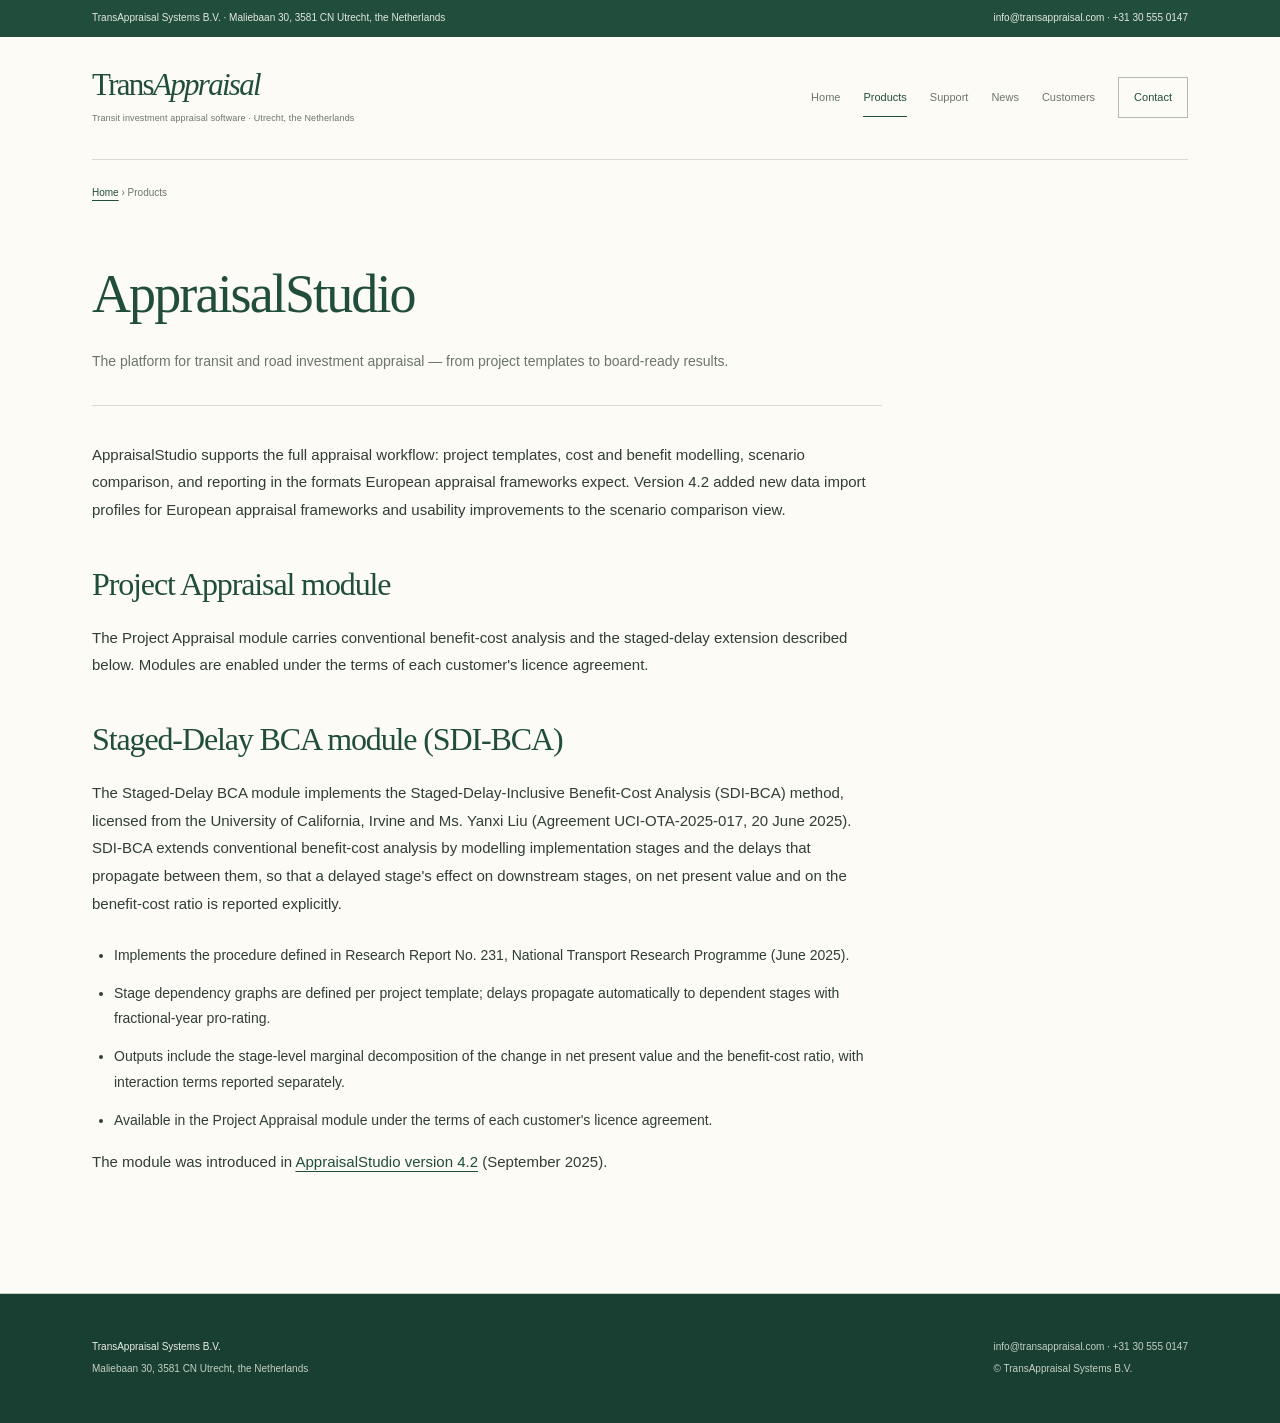
<file: products/index.html>
<!DOCTYPE html>
<html lang="en">
<head>
<meta charset="UTF-8">
<meta name="viewport" content="width=device-width, initial-scale=1">
<meta name="robots" content="noindex, nofollow">
<title>AppraisalStudio — Products — TransAppraisal Systems B.V.</title>
<meta name="description" content="AppraisalStudio by TransAppraisal Systems B.V.: the Project Appraisal module and the Staged-Delay BCA (SDI-BCA) module.">
<link rel="icon" type="image/svg+xml" href="../favicon.svg">
<style>
:root{--pine:#214d3d;--deep:#193e32;--sage:#e4e9df;--paper:#f5f2e9;--ink:#303e35;--muted:#6b756b;--line:#d8dcd1}
*{box-sizing:border-box}html{scroll-behavior:smooth}body{margin:0;background:#fcfbf6;color:var(--ink);font:15px/1.85 -apple-system,BlinkMacSystemFont,"Segoe UI",Arial,sans-serif}a{color:var(--pine);text-underline-offset:4px;text-decoration-thickness:1px}a:hover{color:#0f2d22}a:focus-visible{outline:2px solid var(--pine);outline-offset:5px}.wrap{width:min(1096px,calc(100% - 112px));margin:auto}h1,h2,h3{font-family:Georgia,"Times New Roman",serif;font-weight:400;line-height:1.12;margin:0;color:var(--pine);letter-spacing:-.035em}h1{font-size:66px}h2{font-size:38px}h3{font-size:27px}p{margin:0 0 25px}.topline{background:var(--pine);color:#e4e9dd;font-size:10px}.topline .wrap{display:flex;align-items:center;justify-content:space-between;gap:30px;padding:9px 0}.topline a{color:#e4e9dd;text-decoration:none}.site-header{display:grid;grid-template-columns:1fr auto;gap:30px;align-items:center;width:min(1096px,calc(100% - 112px));margin:auto;padding:32px 0}.masthead .wrap{width:auto}.wordmark{font:31px/1.05 Georgia,serif;letter-spacing:-.055em;color:var(--pine)}.wordmark span{font-style:italic}.sub{font-size:9px;color:var(--muted);letter-spacing:.015em;margin-top:9px}.nav ul{list-style:none;display:flex;gap:23px;margin:0;padding:0;align-items:center}.nav a{font-size:11px;text-decoration:none;display:block;padding:8px 0;color:var(--muted)}.nav .active a{color:var(--pine);box-shadow:0 1px var(--pine)}.nav li:last-child a{padding:9px 15px;border:1px solid #b1bdae;color:var(--pine)}
.hero{background:var(--paper);border-top:1px solid var(--line);position:relative;overflow:hidden}.hero:after{content:"";position:absolute;width:480px;height:480px;border:1px solid #d9dfd0;border-radius:50%;right:-330px;top:30px;box-shadow:0 0 0 50px #f5f2e9,0 0 0 51px #dfe3d7,0 0 0 100px #f5f2e9,0 0 0 101px #e3e6da;pointer-events:none}.hero>.wrap{padding-top:59px;padding-bottom:64px;position:relative;z-index:1}.eyebrow{font-size:10px;letter-spacing:.10em;text-transform:uppercase;color:var(--muted);margin-bottom:32px;display:flex;align-items:center;gap:14px}.eyebrow:before{content:"";display:block;width:28px;height:1px;background:var(--pine)}.hero-statement{display:grid;grid-template-columns:1.16fr 1fr;gap:90px;align-items:end}.hero h1{font-size:64px;line-height:1.06;max-width:580px}.hero .lead{font-size:14px;line-height:1.95;color:var(--muted);margin:0 0 4px}.rule{height:1px;background:var(--line);margin-top:43px;position:relative}.rule:after{content:"";display:block;width:70px;height:2px;background:var(--pine)}main>section{padding:76px 0}.cols2{display:grid;grid-template-columns:1fr 1fr;gap:35px 64px;margin-top:42px}.item{border-top:1px solid var(--line);padding:24px 0 4px;display:grid;grid-template-columns:42px 1fr;column-gap:17px;align-items:start}.item .no{font:italic 17px/1.5 Georgia,serif;color:#748771;grid-row:span 2}.item h3{margin-bottom:15px;font-size:25px}.item p{font-size:13px;color:var(--muted);margin:0;max-width:425px}.alt{background:var(--sage)}.stats{display:grid;grid-template-columns:1fr 1fr;gap:55px;margin:34px 0}.stat{display:grid;grid-template-columns:auto 1fr;gap:25px;align-items:start}.num{font:76px/.95 Georgia,serif;color:var(--pine);letter-spacing:-.055em}.lbl{font-size:12px;color:var(--muted);line-height:1.7;max-width:230px;padding-top:5px}main>section:last-child .item{margin-top:30px;grid-template-columns:75px 1fr}main>section:last-child .no{font-size:15px}.sitefoot{border-top:1px solid #c6cebe;background:var(--deep);color:#c5d0c2;font-size:10px;padding:40px 0}.sitefoot .wrap{display:flex;justify-content:space-between;gap:35px}.sitefoot p{margin:4px 0}.sitefoot strong{color:#ecf0e7;font-weight:500}.sitefoot a{color:#c5d0c2;text-decoration:none}.crumbs{border-top:1px solid var(--line);font-size:10px;color:var(--muted);padding:24px 0;margin:0}.article{max-width:940px;padding:38px 0 92px;min-height:480px}.article>h1{font-size:54px;max-width:850px;margin-bottom:24px}.article>h2:first-child{font-size:45px;margin-bottom:24px}.article .meta{font-size:14px;color:var(--muted);padding-bottom:30px;border-bottom:1px solid var(--line);margin-bottom:35px}.article>p,.article>ul{max-width:790px}.article h2:not(:first-child){font-size:32px;margin:43px 0 21px}.article ul{padding-left:22px;font-size:14px}.article li{margin:12px 0}.case-grid{display:grid;grid-template-columns:1fr 1fr;gap:0 45px;margin:32px 0}.case{border-top:1px solid var(--line);padding:25px 0 27px}.sector{color:var(--muted);font-size:10px;letter-spacing:.04em}.case h3{font-size:26px;margin:13px 0 16px}.case p{color:var(--muted);font-size:13px;margin:0}.signoff{font-size:12px;color:var(--muted);border-top:1px solid var(--line);padding-top:23px;margin-top:30px}table{border-collapse:collapse;width:100%;font-size:13px;margin:28px 0}th,td{text-align:left;vertical-align:top;border-bottom:1px solid var(--line);padding:18px 18px 18px 0;overflow-wrap:anywhere}th{font-weight:500;color:var(--pine);background:#f0f2e9}th:first-child{padding-left:16px}td{padding-left:16px}tr:first-child{border-top:1px solid var(--line)}.error-content{padding:110px 0;min-height:60vh}.error-content h1{margin-bottom:30px;font-size:60px}
@media(max-width:1080px){.site-header{grid-template-columns:1fr;gap:18px}.nav ul{gap:30px}.hero-statement{gap:45px}.hero h1{font-size:56px}.stat{grid-template-columns:1fr;gap:13px}}
@media(max-width:720px){.wrap,.site-header{width:calc(100% - 40px)}.topline .wrap{display:block;font-size:9px}.topline span{display:block}.site-header{padding:26px 0}.nav ul{gap:17px;flex-wrap:wrap}.nav a{font-size:10px}.hero>.wrap{padding:40px 0 45px}.hero-statement{grid-template-columns:1fr;gap:28px}.hero h1{font-size:48px;max-width:520px}.hero:after{right:-420px}.hero .lead{font-size:14px}.eyebrow{font-size:9px;margin-bottom:27px}main>section{padding:48px 0}.cols2,.stats,.case-grid{grid-template-columns:1fr;gap:28px}.stat{grid-template-columns:90px 1fr}.num{font-size:65px}h2{font-size:32px}.sitefoot .wrap{display:block}.sitefoot .wrap>div+div{margin-top:23px}.article>h1{font-size:41px}.article{padding-top:20px}th,td{font-size:12px;padding:13px 9px}}
@media print{.site-header,.topline{display:none}.wrap{width:100%}.hero,.alt,.sitefoot{background:#fff;color:#000}.hero:after{display:none}.hero>.wrap{padding:20px 0}.hero h1{font-size:36pt}main>section{padding:20px 0}.item,.case{break-inside:avoid}a{color:inherit}}
</style>
</head>
<body>

<div class="topline">
  <div class="wrap">
    <span>TransAppraisal Systems B.V. · Maliebaan 30, 3581 CN Utrecht, the Netherlands</span>
    <span><a href="mailto:info@transappraisal.com">info@transappraisal.com</a> · <a href="tel:+31305550147">+31 30 555 0147</a></span>
  </div>
</div>

<div class="site-header">
<header class="masthead">
  <div class="wrap">
    <div class="wordmark">Trans<span>Appraisal</span></div>
    <div class="sub">Transit investment appraisal software · Utrecht, the Netherlands</div>
  </div>
</header>

<nav class="nav">
  <ul>
    <li><a href="../index.html">Home</a></li>
    <li class="active"><a href="index.html">Products</a></li>
    <li><a href="../support/index.html">Support</a></li>
    <li><a href="../news/index.html">News</a></li>
    <li><a href="../customers/index.html">Customers</a></li>
    <li><a href="../contact/index.html">Contact</a></li>
  </ul>
</nav>
</div>
<main id="content">

<div class="wrap">
  <p class="crumbs"><a href="../index.html">Home</a> › Products</p>
  <div class="article">
    <h1>AppraisalStudio</h1>
    <p class="meta">The platform for transit and road investment appraisal — from project templates to board-ready results.</p>

    <p>AppraisalStudio supports the full appraisal workflow: project templates, cost and benefit modelling, scenario comparison, and reporting in the formats European appraisal frameworks expect. Version 4.2 added new data import profiles for European appraisal frameworks and usability improvements to the scenario comparison view.</p>

    <h2>Project Appraisal module</h2>
    <p>The Project Appraisal module carries conventional benefit-cost analysis and the staged-delay extension described below. Modules are enabled under the terms of each customer's licence agreement.</p>

    <h2>Staged-Delay BCA module (SDI-BCA)</h2>
    <p>The Staged-Delay BCA module implements the Staged-Delay-Inclusive Benefit-Cost Analysis (SDI-BCA) method, licensed from the University of California, Irvine and Ms. Yanxi Liu (Agreement UCI-OTA-2025-017, 20 June 2025). SDI-BCA extends conventional benefit-cost analysis by modelling implementation stages and the delays that propagate between them, so that a delayed stage's effect on downstream stages, on net present value and on the benefit-cost ratio is reported explicitly.</p>
    <ul>
      <li>Implements the procedure defined in Research Report No. 231, National Transport Research Programme (June 2025).</li>
      <li>Stage dependency graphs are defined per project template; delays propagate automatically to dependent stages with fractional-year pro-rating.</li>
      <li>Outputs include the stage-level marginal decomposition of the change in net present value and the benefit-cost ratio, with interaction terms reported separately.</li>
      <li>Available in the Project Appraisal module under the terms of each customer's licence agreement.</li>
    </ul>
    <p>The module was introduced in <a href="../support/release-notes/4-2.html">AppraisalStudio version 4.2</a> (September 2025).</p>
  </div>
</div>

</main>
<footer class="sitefoot">
  <div class="wrap">
    <div>
      <p><strong>TransAppraisal Systems B.V.</strong></p>
      <p>Maliebaan 30, 3581 CN Utrecht, the Netherlands</p>
    </div>
    <div>
      <p><a href="mailto:info@transappraisal.com">info@transappraisal.com</a> · <a href="tel:+31305550147">+31 30 555 0147</a></p>
      <p>© TransAppraisal Systems B.V.</p>
    </div>
  </div>
</footer>

</body>
</html>
</file>
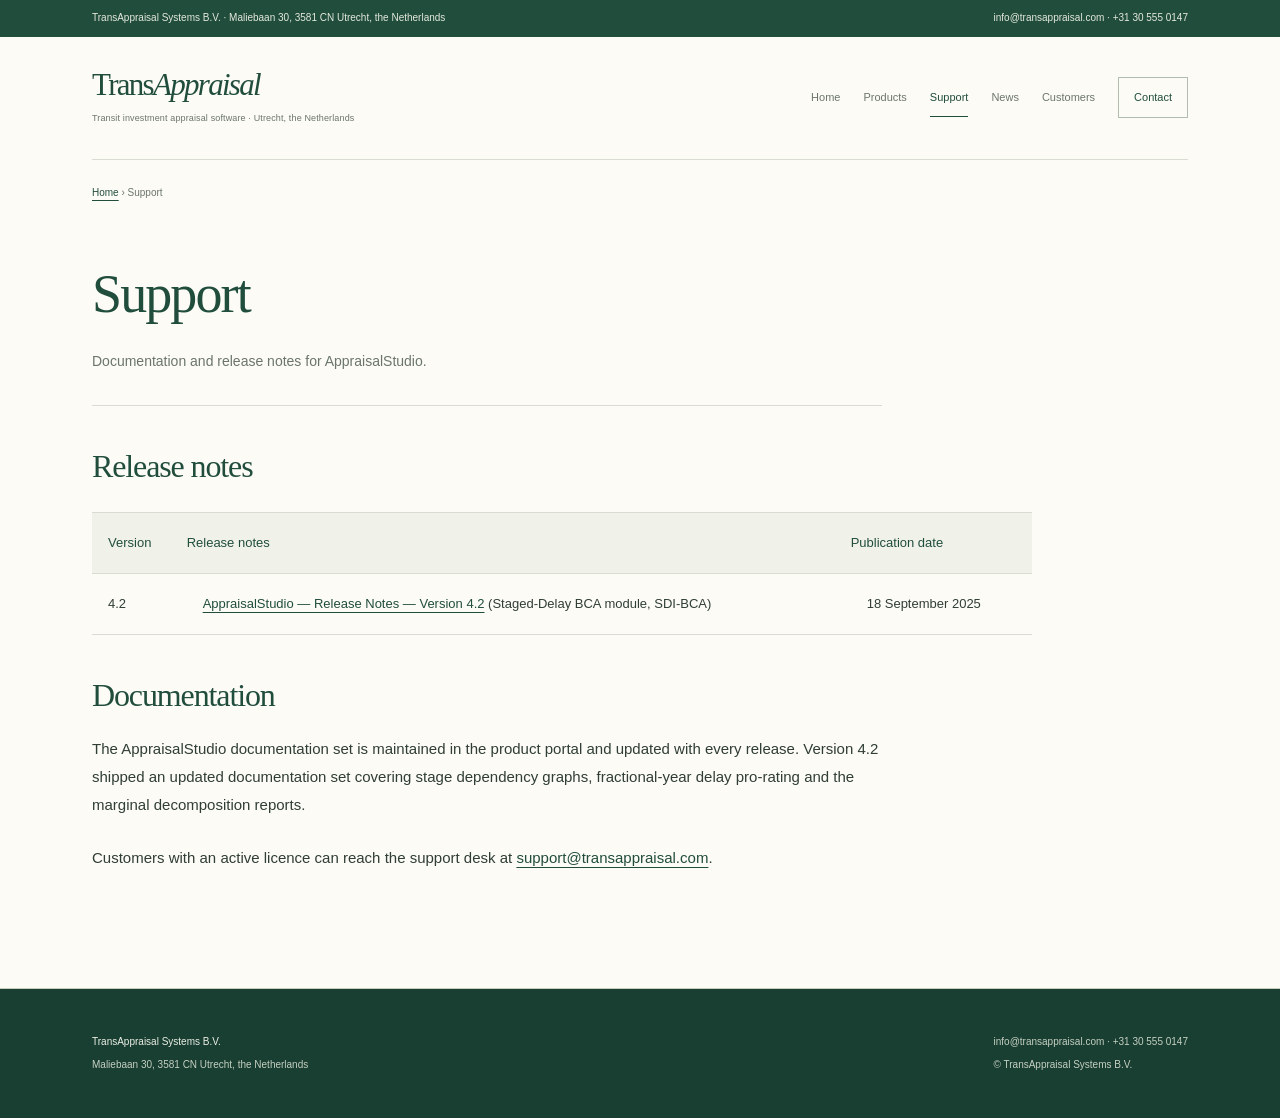
<file: support/index.html>
<!DOCTYPE html>
<html lang="en">
<head>
<meta charset="UTF-8">
<meta name="viewport" content="width=device-width, initial-scale=1">
<meta name="robots" content="noindex, nofollow">
<title>Support — TransAppraisal Systems B.V.</title>
<meta name="description" content="Product support resources for AppraisalStudio, including release notes.">
<link rel="icon" type="image/svg+xml" href="../favicon.svg">
<style>
:root{--pine:#214d3d;--deep:#193e32;--sage:#e4e9df;--paper:#f5f2e9;--ink:#303e35;--muted:#6b756b;--line:#d8dcd1}
*{box-sizing:border-box}html{scroll-behavior:smooth}body{margin:0;background:#fcfbf6;color:var(--ink);font:15px/1.85 -apple-system,BlinkMacSystemFont,"Segoe UI",Arial,sans-serif}a{color:var(--pine);text-underline-offset:4px;text-decoration-thickness:1px}a:hover{color:#0f2d22}a:focus-visible{outline:2px solid var(--pine);outline-offset:5px}.wrap{width:min(1096px,calc(100% - 112px));margin:auto}h1,h2,h3{font-family:Georgia,"Times New Roman",serif;font-weight:400;line-height:1.12;margin:0;color:var(--pine);letter-spacing:-.035em}h1{font-size:66px}h2{font-size:38px}h3{font-size:27px}p{margin:0 0 25px}.topline{background:var(--pine);color:#e4e9dd;font-size:10px}.topline .wrap{display:flex;align-items:center;justify-content:space-between;gap:30px;padding:9px 0}.topline a{color:#e4e9dd;text-decoration:none}.site-header{display:grid;grid-template-columns:1fr auto;gap:30px;align-items:center;width:min(1096px,calc(100% - 112px));margin:auto;padding:32px 0}.masthead .wrap{width:auto}.wordmark{font:31px/1.05 Georgia,serif;letter-spacing:-.055em;color:var(--pine)}.wordmark span{font-style:italic}.sub{font-size:9px;color:var(--muted);letter-spacing:.015em;margin-top:9px}.nav ul{list-style:none;display:flex;gap:23px;margin:0;padding:0;align-items:center}.nav a{font-size:11px;text-decoration:none;display:block;padding:8px 0;color:var(--muted)}.nav .active a{color:var(--pine);box-shadow:0 1px var(--pine)}.nav li:last-child a{padding:9px 15px;border:1px solid #b1bdae;color:var(--pine)}
.hero{background:var(--paper);border-top:1px solid var(--line);position:relative;overflow:hidden}.hero:after{content:"";position:absolute;width:480px;height:480px;border:1px solid #d9dfd0;border-radius:50%;right:-330px;top:30px;box-shadow:0 0 0 50px #f5f2e9,0 0 0 51px #dfe3d7,0 0 0 100px #f5f2e9,0 0 0 101px #e3e6da;pointer-events:none}.hero>.wrap{padding-top:59px;padding-bottom:64px;position:relative;z-index:1}.eyebrow{font-size:10px;letter-spacing:.10em;text-transform:uppercase;color:var(--muted);margin-bottom:32px;display:flex;align-items:center;gap:14px}.eyebrow:before{content:"";display:block;width:28px;height:1px;background:var(--pine)}.hero-statement{display:grid;grid-template-columns:1.16fr 1fr;gap:90px;align-items:end}.hero h1{font-size:64px;line-height:1.06;max-width:580px}.hero .lead{font-size:14px;line-height:1.95;color:var(--muted);margin:0 0 4px}.rule{height:1px;background:var(--line);margin-top:43px;position:relative}.rule:after{content:"";display:block;width:70px;height:2px;background:var(--pine)}main>section{padding:76px 0}.cols2{display:grid;grid-template-columns:1fr 1fr;gap:35px 64px;margin-top:42px}.item{border-top:1px solid var(--line);padding:24px 0 4px;display:grid;grid-template-columns:42px 1fr;column-gap:17px;align-items:start}.item .no{font:italic 17px/1.5 Georgia,serif;color:#748771;grid-row:span 2}.item h3{margin-bottom:15px;font-size:25px}.item p{font-size:13px;color:var(--muted);margin:0;max-width:425px}.alt{background:var(--sage)}.stats{display:grid;grid-template-columns:1fr 1fr;gap:55px;margin:34px 0}.stat{display:grid;grid-template-columns:auto 1fr;gap:25px;align-items:start}.num{font:76px/.95 Georgia,serif;color:var(--pine);letter-spacing:-.055em}.lbl{font-size:12px;color:var(--muted);line-height:1.7;max-width:230px;padding-top:5px}main>section:last-child .item{margin-top:30px;grid-template-columns:75px 1fr}main>section:last-child .no{font-size:15px}.sitefoot{border-top:1px solid #c6cebe;background:var(--deep);color:#c5d0c2;font-size:10px;padding:40px 0}.sitefoot .wrap{display:flex;justify-content:space-between;gap:35px}.sitefoot p{margin:4px 0}.sitefoot strong{color:#ecf0e7;font-weight:500}.sitefoot a{color:#c5d0c2;text-decoration:none}.crumbs{border-top:1px solid var(--line);font-size:10px;color:var(--muted);padding:24px 0;margin:0}.article{max-width:940px;padding:38px 0 92px;min-height:480px}.article>h1{font-size:54px;max-width:850px;margin-bottom:24px}.article>h2:first-child{font-size:45px;margin-bottom:24px}.article .meta{font-size:14px;color:var(--muted);padding-bottom:30px;border-bottom:1px solid var(--line);margin-bottom:35px}.article>p,.article>ul{max-width:790px}.article h2:not(:first-child){font-size:32px;margin:43px 0 21px}.article ul{padding-left:22px;font-size:14px}.article li{margin:12px 0}.case-grid{display:grid;grid-template-columns:1fr 1fr;gap:0 45px;margin:32px 0}.case{border-top:1px solid var(--line);padding:25px 0 27px}.sector{color:var(--muted);font-size:10px;letter-spacing:.04em}.case h3{font-size:26px;margin:13px 0 16px}.case p{color:var(--muted);font-size:13px;margin:0}.signoff{font-size:12px;color:var(--muted);border-top:1px solid var(--line);padding-top:23px;margin-top:30px}table{border-collapse:collapse;width:100%;font-size:13px;margin:28px 0}th,td{text-align:left;vertical-align:top;border-bottom:1px solid var(--line);padding:18px 18px 18px 0;overflow-wrap:anywhere}th{font-weight:500;color:var(--pine);background:#f0f2e9}th:first-child{padding-left:16px}td{padding-left:16px}tr:first-child{border-top:1px solid var(--line)}.error-content{padding:110px 0;min-height:60vh}.error-content h1{margin-bottom:30px;font-size:60px}
@media(max-width:1080px){.site-header{grid-template-columns:1fr;gap:18px}.nav ul{gap:30px}.hero-statement{gap:45px}.hero h1{font-size:56px}.stat{grid-template-columns:1fr;gap:13px}}
@media(max-width:720px){.wrap,.site-header{width:calc(100% - 40px)}.topline .wrap{display:block;font-size:9px}.topline span{display:block}.site-header{padding:26px 0}.nav ul{gap:17px;flex-wrap:wrap}.nav a{font-size:10px}.hero>.wrap{padding:40px 0 45px}.hero-statement{grid-template-columns:1fr;gap:28px}.hero h1{font-size:48px;max-width:520px}.hero:after{right:-420px}.hero .lead{font-size:14px}.eyebrow{font-size:9px;margin-bottom:27px}main>section{padding:48px 0}.cols2,.stats,.case-grid{grid-template-columns:1fr;gap:28px}.stat{grid-template-columns:90px 1fr}.num{font-size:65px}h2{font-size:32px}.sitefoot .wrap{display:block}.sitefoot .wrap>div+div{margin-top:23px}.article>h1{font-size:41px}.article{padding-top:20px}th,td{font-size:12px;padding:13px 9px}}
@media print{.site-header,.topline{display:none}.wrap{width:100%}.hero,.alt,.sitefoot{background:#fff;color:#000}.hero:after{display:none}.hero>.wrap{padding:20px 0}.hero h1{font-size:36pt}main>section{padding:20px 0}.item,.case{break-inside:avoid}a{color:inherit}}
</style>
</head>
<body>

<div class="topline">
  <div class="wrap">
    <span>TransAppraisal Systems B.V. · Maliebaan 30, 3581 CN Utrecht, the Netherlands</span>
    <span><a href="mailto:info@transappraisal.com">info@transappraisal.com</a> · <a href="tel:+31305550147">+31 30 555 0147</a></span>
  </div>
</div>

<div class="site-header">
<header class="masthead">
  <div class="wrap">
    <div class="wordmark">Trans<span>Appraisal</span></div>
    <div class="sub">Transit investment appraisal software · Utrecht, the Netherlands</div>
  </div>
</header>

<nav class="nav">
  <ul>
    <li><a href="../index.html">Home</a></li>
    <li><a href="../products/index.html">Products</a></li>
    <li class="active"><a href="index.html">Support</a></li>
    <li><a href="../news/index.html">News</a></li>
    <li><a href="../customers/index.html">Customers</a></li>
    <li><a href="../contact/index.html">Contact</a></li>
  </ul>
</nav>
</div>
<main id="content">

<div class="wrap">
  <p class="crumbs"><a href="../index.html">Home</a> › Support</p>
  <div class="article">
    <h1>Support</h1>
    <p class="meta">Documentation and release notes for AppraisalStudio.</p>

    <h2>Release notes</h2>
    <table>
      <tr><th>Version</th><th>Release notes</th><th>Publication date</th></tr>
      <tr><td>4.2</td><td><a href="release-notes/4-2.html">AppraisalStudio — Release Notes — Version 4.2</a> (Staged-Delay BCA module, SDI-BCA)</td><td>18 September 2025</td></tr>
    </table>

    <h2>Documentation</h2>
    <p>The AppraisalStudio documentation set is maintained in the product portal and updated with every release. Version 4.2 shipped an updated documentation set covering stage dependency graphs, fractional-year delay pro-rating and the marginal decomposition reports.</p>
    <p>Customers with an active licence can reach the support desk at <a href="mailto:support@transappraisal.com">support@transappraisal.com</a>.</p>
  </div>
</div>

</main>
<footer class="sitefoot">
  <div class="wrap">
    <div>
      <p><strong>TransAppraisal Systems B.V.</strong></p>
      <p>Maliebaan 30, 3581 CN Utrecht, the Netherlands</p>
    </div>
    <div>
      <p><a href="mailto:info@transappraisal.com">info@transappraisal.com</a> · <a href="tel:+31305550147">+31 30 555 0147</a></p>
      <p>© TransAppraisal Systems B.V.</p>
    </div>
  </div>
</footer>

</body>
</html>
</file>
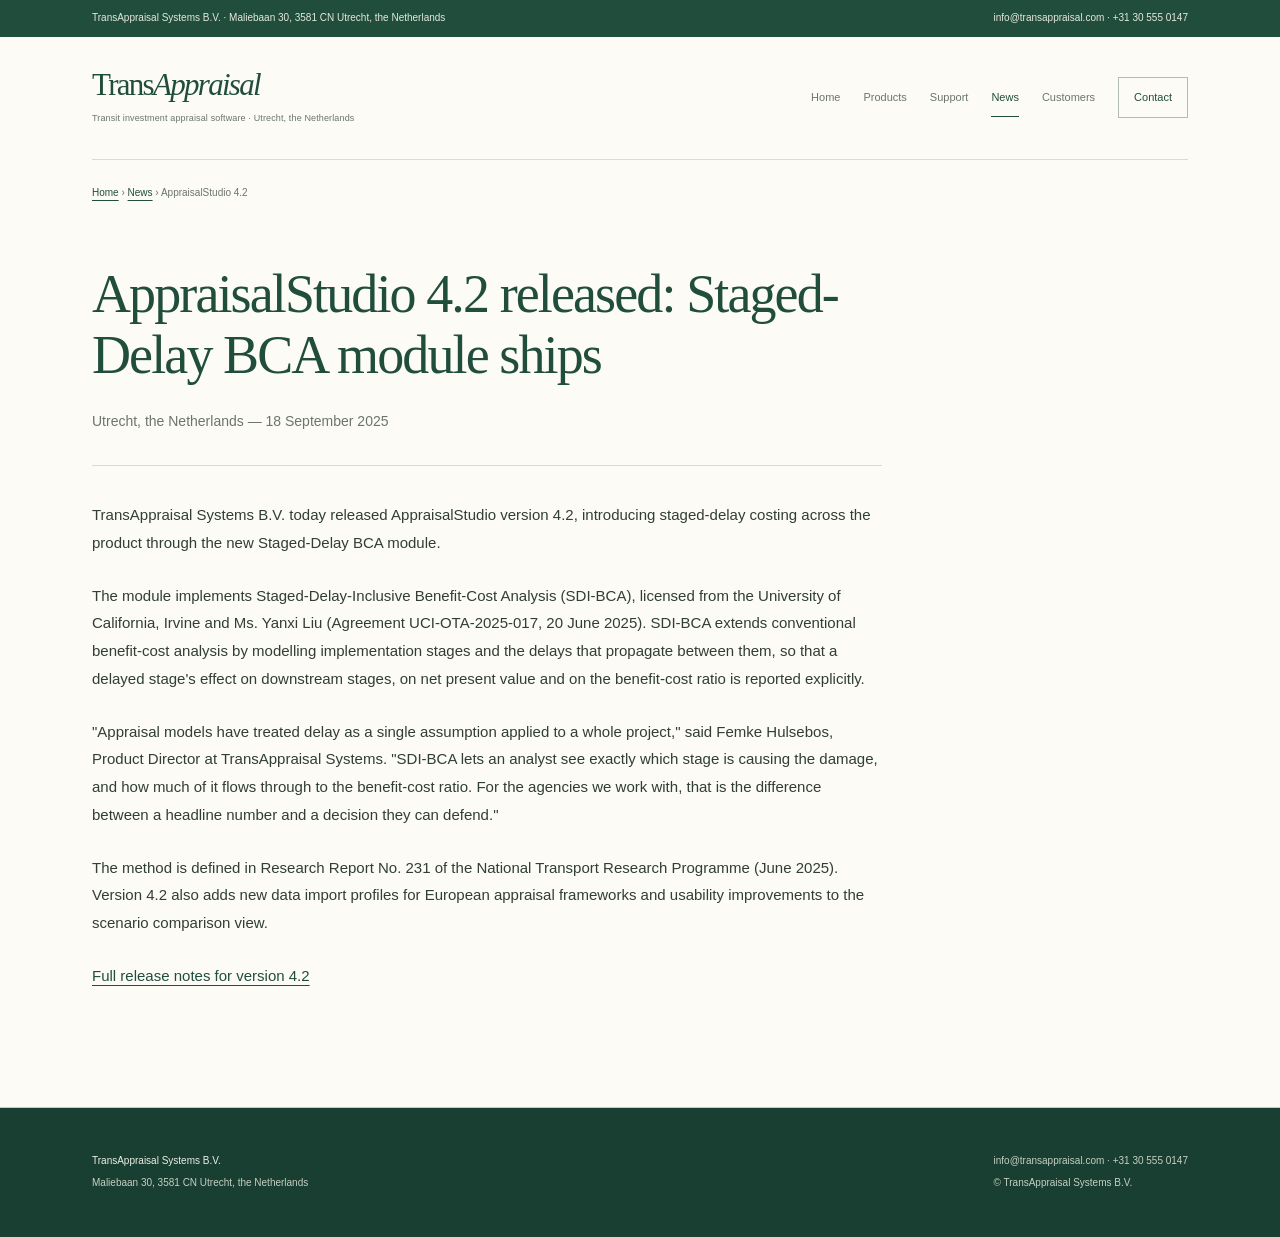
<file: news/2025-09-18-appraisalstudio-42.html>
<!DOCTYPE html>
<html lang="en">
<head>
<meta charset="UTF-8">
<meta name="viewport" content="width=device-width, initial-scale=1">
<meta name="robots" content="noindex, nofollow">
<title>AppraisalStudio 4.2 Released — News — TransAppraisal Systems B.V.</title>
<meta name="description" content="TransAppraisal Systems B.V. announces AppraisalStudio 4.2, which ships the Staged-Delay BCA module implementing the licensed SDI-BCA method.">
<link rel="icon" type="image/svg+xml" href="../favicon.svg">
<style>
:root{--pine:#214d3d;--deep:#193e32;--sage:#e4e9df;--paper:#f5f2e9;--ink:#303e35;--muted:#6b756b;--line:#d8dcd1}
*{box-sizing:border-box}html{scroll-behavior:smooth}body{margin:0;background:#fcfbf6;color:var(--ink);font:15px/1.85 -apple-system,BlinkMacSystemFont,"Segoe UI",Arial,sans-serif}a{color:var(--pine);text-underline-offset:4px;text-decoration-thickness:1px}a:hover{color:#0f2d22}a:focus-visible{outline:2px solid var(--pine);outline-offset:5px}.wrap{width:min(1096px,calc(100% - 112px));margin:auto}h1,h2,h3{font-family:Georgia,"Times New Roman",serif;font-weight:400;line-height:1.12;margin:0;color:var(--pine);letter-spacing:-.035em}h1{font-size:66px}h2{font-size:38px}h3{font-size:27px}p{margin:0 0 25px}.topline{background:var(--pine);color:#e4e9dd;font-size:10px}.topline .wrap{display:flex;align-items:center;justify-content:space-between;gap:30px;padding:9px 0}.topline a{color:#e4e9dd;text-decoration:none}.site-header{display:grid;grid-template-columns:1fr auto;gap:30px;align-items:center;width:min(1096px,calc(100% - 112px));margin:auto;padding:32px 0}.masthead .wrap{width:auto}.wordmark{font:31px/1.05 Georgia,serif;letter-spacing:-.055em;color:var(--pine)}.wordmark span{font-style:italic}.sub{font-size:9px;color:var(--muted);letter-spacing:.015em;margin-top:9px}.nav ul{list-style:none;display:flex;gap:23px;margin:0;padding:0;align-items:center}.nav a{font-size:11px;text-decoration:none;display:block;padding:8px 0;color:var(--muted)}.nav .active a{color:var(--pine);box-shadow:0 1px var(--pine)}.nav li:last-child a{padding:9px 15px;border:1px solid #b1bdae;color:var(--pine)}
.hero{background:var(--paper);border-top:1px solid var(--line);position:relative;overflow:hidden}.hero:after{content:"";position:absolute;width:480px;height:480px;border:1px solid #d9dfd0;border-radius:50%;right:-330px;top:30px;box-shadow:0 0 0 50px #f5f2e9,0 0 0 51px #dfe3d7,0 0 0 100px #f5f2e9,0 0 0 101px #e3e6da;pointer-events:none}.hero>.wrap{padding-top:59px;padding-bottom:64px;position:relative;z-index:1}.eyebrow{font-size:10px;letter-spacing:.10em;text-transform:uppercase;color:var(--muted);margin-bottom:32px;display:flex;align-items:center;gap:14px}.eyebrow:before{content:"";display:block;width:28px;height:1px;background:var(--pine)}.hero-statement{display:grid;grid-template-columns:1.16fr 1fr;gap:90px;align-items:end}.hero h1{font-size:64px;line-height:1.06;max-width:580px}.hero .lead{font-size:14px;line-height:1.95;color:var(--muted);margin:0 0 4px}.rule{height:1px;background:var(--line);margin-top:43px;position:relative}.rule:after{content:"";display:block;width:70px;height:2px;background:var(--pine)}main>section{padding:76px 0}.cols2{display:grid;grid-template-columns:1fr 1fr;gap:35px 64px;margin-top:42px}.item{border-top:1px solid var(--line);padding:24px 0 4px;display:grid;grid-template-columns:42px 1fr;column-gap:17px;align-items:start}.item .no{font:italic 17px/1.5 Georgia,serif;color:#748771;grid-row:span 2}.item h3{margin-bottom:15px;font-size:25px}.item p{font-size:13px;color:var(--muted);margin:0;max-width:425px}.alt{background:var(--sage)}.stats{display:grid;grid-template-columns:1fr 1fr;gap:55px;margin:34px 0}.stat{display:grid;grid-template-columns:auto 1fr;gap:25px;align-items:start}.num{font:76px/.95 Georgia,serif;color:var(--pine);letter-spacing:-.055em}.lbl{font-size:12px;color:var(--muted);line-height:1.7;max-width:230px;padding-top:5px}main>section:last-child .item{margin-top:30px;grid-template-columns:75px 1fr}main>section:last-child .no{font-size:15px}.sitefoot{border-top:1px solid #c6cebe;background:var(--deep);color:#c5d0c2;font-size:10px;padding:40px 0}.sitefoot .wrap{display:flex;justify-content:space-between;gap:35px}.sitefoot p{margin:4px 0}.sitefoot strong{color:#ecf0e7;font-weight:500}.sitefoot a{color:#c5d0c2;text-decoration:none}.crumbs{border-top:1px solid var(--line);font-size:10px;color:var(--muted);padding:24px 0;margin:0}.article{max-width:940px;padding:38px 0 92px;min-height:480px}.article>h1{font-size:54px;max-width:850px;margin-bottom:24px}.article>h2:first-child{font-size:45px;margin-bottom:24px}.article .meta{font-size:14px;color:var(--muted);padding-bottom:30px;border-bottom:1px solid var(--line);margin-bottom:35px}.article>p,.article>ul{max-width:790px}.article h2:not(:first-child){font-size:32px;margin:43px 0 21px}.article ul{padding-left:22px;font-size:14px}.article li{margin:12px 0}.case-grid{display:grid;grid-template-columns:1fr 1fr;gap:0 45px;margin:32px 0}.case{border-top:1px solid var(--line);padding:25px 0 27px}.sector{color:var(--muted);font-size:10px;letter-spacing:.04em}.case h3{font-size:26px;margin:13px 0 16px}.case p{color:var(--muted);font-size:13px;margin:0}.signoff{font-size:12px;color:var(--muted);border-top:1px solid var(--line);padding-top:23px;margin-top:30px}table{border-collapse:collapse;width:100%;font-size:13px;margin:28px 0}th,td{text-align:left;vertical-align:top;border-bottom:1px solid var(--line);padding:18px 18px 18px 0;overflow-wrap:anywhere}th{font-weight:500;color:var(--pine);background:#f0f2e9}th:first-child{padding-left:16px}td{padding-left:16px}tr:first-child{border-top:1px solid var(--line)}.error-content{padding:110px 0;min-height:60vh}.error-content h1{margin-bottom:30px;font-size:60px}
@media(max-width:1080px){.site-header{grid-template-columns:1fr;gap:18px}.nav ul{gap:30px}.hero-statement{gap:45px}.hero h1{font-size:56px}.stat{grid-template-columns:1fr;gap:13px}}
@media(max-width:720px){.wrap,.site-header{width:calc(100% - 40px)}.topline .wrap{display:block;font-size:9px}.topline span{display:block}.site-header{padding:26px 0}.nav ul{gap:17px;flex-wrap:wrap}.nav a{font-size:10px}.hero>.wrap{padding:40px 0 45px}.hero-statement{grid-template-columns:1fr;gap:28px}.hero h1{font-size:48px;max-width:520px}.hero:after{right:-420px}.hero .lead{font-size:14px}.eyebrow{font-size:9px;margin-bottom:27px}main>section{padding:48px 0}.cols2,.stats,.case-grid{grid-template-columns:1fr;gap:28px}.stat{grid-template-columns:90px 1fr}.num{font-size:65px}h2{font-size:32px}.sitefoot .wrap{display:block}.sitefoot .wrap>div+div{margin-top:23px}.article>h1{font-size:41px}.article{padding-top:20px}th,td{font-size:12px;padding:13px 9px}}
@media print{.site-header,.topline{display:none}.wrap{width:100%}.hero,.alt,.sitefoot{background:#fff;color:#000}.hero:after{display:none}.hero>.wrap{padding:20px 0}.hero h1{font-size:36pt}main>section{padding:20px 0}.item,.case{break-inside:avoid}a{color:inherit}}
</style>
</head>
<body>

<div class="topline">
  <div class="wrap">
    <span>TransAppraisal Systems B.V. · Maliebaan 30, 3581 CN Utrecht, the Netherlands</span>
    <span><a href="mailto:info@transappraisal.com">info@transappraisal.com</a> · <a href="tel:+31305550147">+31 30 555 0147</a></span>
  </div>
</div>

<div class="site-header">
<header class="masthead">
  <div class="wrap">
    <div class="wordmark">Trans<span>Appraisal</span></div>
    <div class="sub">Transit investment appraisal software · Utrecht, the Netherlands</div>
  </div>
</header>

<nav class="nav">
  <ul>
    <li><a href="../index.html">Home</a></li>
    <li><a href="../products/index.html">Products</a></li>
    <li><a href="../support/index.html">Support</a></li>
    <li class="active"><a href="index.html">News</a></li>
    <li><a href="../customers/index.html">Customers</a></li>
    <li><a href="../contact/index.html">Contact</a></li>
  </ul>
</nav>
</div>
<main id="content">

<div class="wrap">
  <p class="crumbs"><a href="../index.html">Home</a> › <a href="index.html">News</a> › AppraisalStudio 4.2</p>
  <div class="article">
    <h1>AppraisalStudio 4.2 released: Staged-Delay BCA module ships</h1>
    <p class="meta">Utrecht, the Netherlands — 18 September 2025</p>

    <p>TransAppraisal Systems B.V. today released AppraisalStudio version 4.2, introducing staged-delay costing across the product through the new Staged-Delay BCA module.</p>

    <p>The module implements Staged-Delay-Inclusive Benefit-Cost Analysis (SDI-BCA), licensed from the University of California, Irvine and Ms. Yanxi Liu (Agreement UCI-OTA-2025-017, 20 June 2025). SDI-BCA extends conventional benefit-cost analysis by modelling implementation stages and the delays that propagate between them, so that a delayed stage's effect on downstream stages, on net present value and on the benefit-cost ratio is reported explicitly.</p>

    <p>"Appraisal models have treated delay as a single assumption applied to a whole project," said Femke Hulsebos, Product Director at TransAppraisal Systems. "SDI-BCA lets an analyst see exactly which stage is causing the damage, and how much of it flows through to the benefit-cost ratio. For the agencies we work with, that is the difference between a headline number and a decision they can defend."</p>

    <p>The method is defined in Research Report No. 231 of the National Transport Research Programme (June 2025). Version 4.2 also adds new data import profiles for European appraisal frameworks and usability improvements to the scenario comparison view.</p>

    <p><a href="../support/release-notes/4-2.html">Full release notes for version 4.2</a></p>
  </div>
</div>

</main>
<footer class="sitefoot">
  <div class="wrap">
    <div>
      <p><strong>TransAppraisal Systems B.V.</strong></p>
      <p>Maliebaan 30, 3581 CN Utrecht, the Netherlands</p>
    </div>
    <div>
      <p><a href="mailto:info@transappraisal.com">info@transappraisal.com</a> · <a href="tel:+31305550147">+31 30 555 0147</a></p>
      <p>© TransAppraisal Systems B.V.</p>
    </div>
  </div>
</footer>

</body>
</html>
</file>
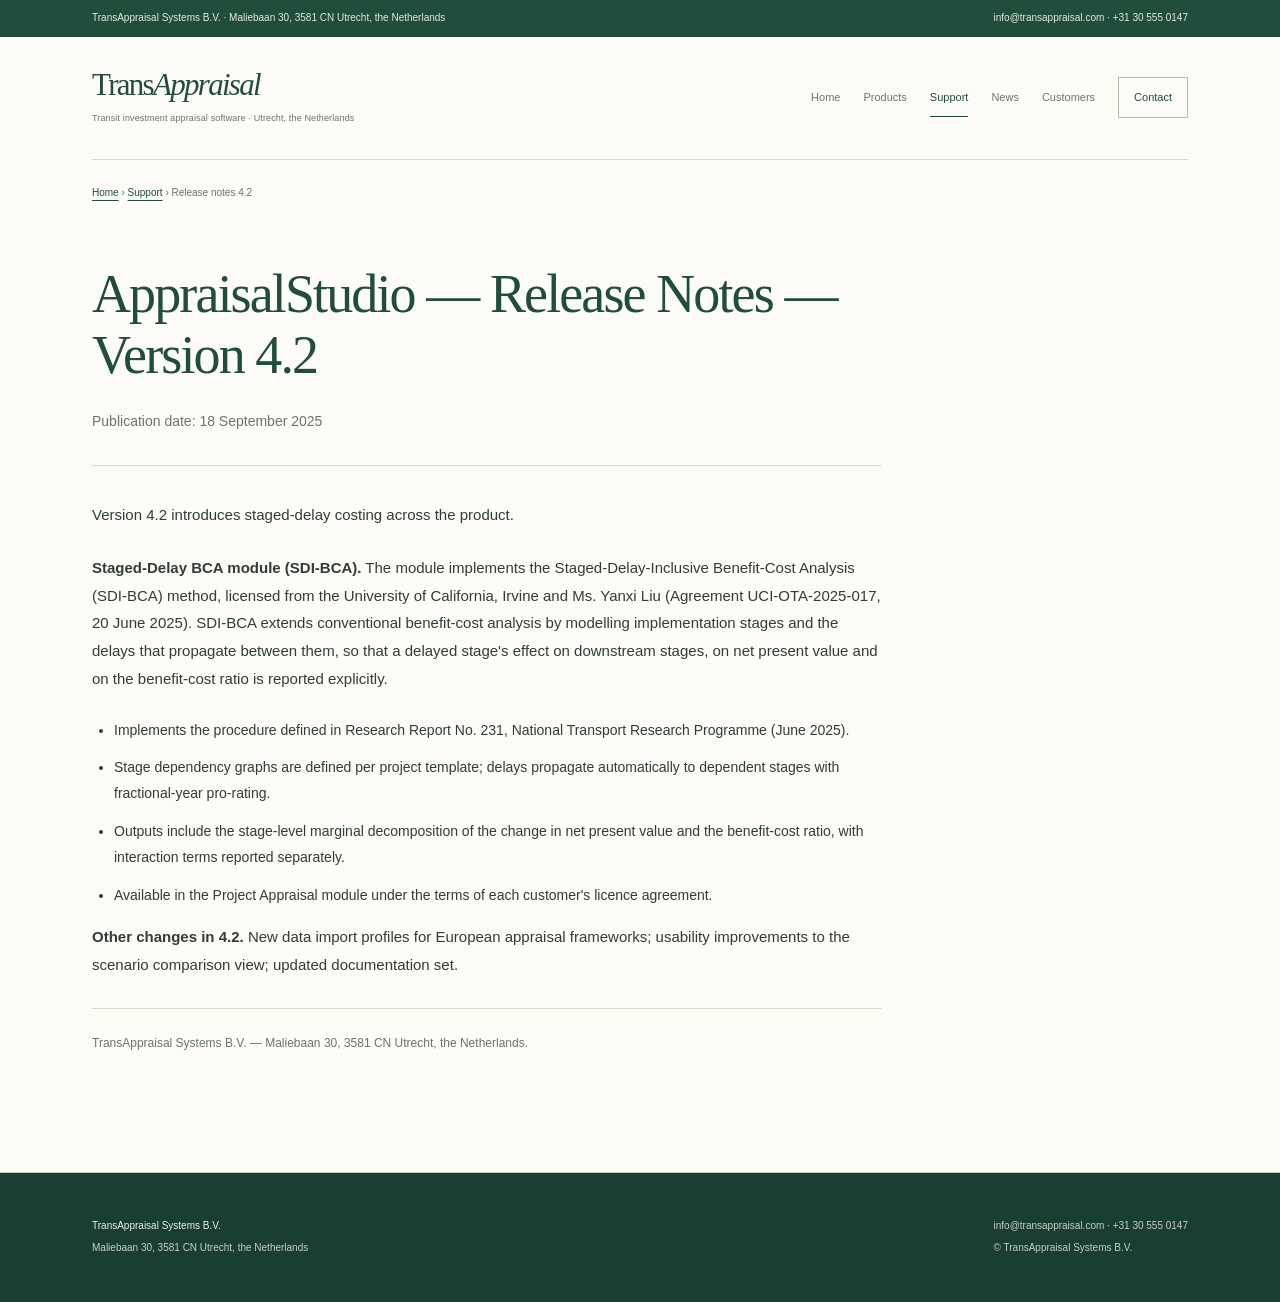
<file: support/release-notes/4-2.html>
<!DOCTYPE html>
<html lang="en">
<head>
<meta charset="UTF-8">
<meta name="viewport" content="width=device-width, initial-scale=1">
<meta name="robots" content="noindex, nofollow">
<title>AppraisalStudio — Release Notes — Version 4.2 — TransAppraisal Systems B.V.</title>
<meta name="description" content="Release notes for AppraisalStudio version 4.2: the Staged-Delay BCA module implementing Staged-Delay-Inclusive Benefit-Cost Analysis (SDI-BCA).">
<link rel="icon" type="image/svg+xml" href="../../favicon.svg">
<style>
:root{--pine:#214d3d;--deep:#193e32;--sage:#e4e9df;--paper:#f5f2e9;--ink:#303e35;--muted:#6b756b;--line:#d8dcd1}
*{box-sizing:border-box}html{scroll-behavior:smooth}body{margin:0;background:#fcfbf6;color:var(--ink);font:15px/1.85 -apple-system,BlinkMacSystemFont,"Segoe UI",Arial,sans-serif}a{color:var(--pine);text-underline-offset:4px;text-decoration-thickness:1px}a:hover{color:#0f2d22}a:focus-visible{outline:2px solid var(--pine);outline-offset:5px}.wrap{width:min(1096px,calc(100% - 112px));margin:auto}h1,h2,h3{font-family:Georgia,"Times New Roman",serif;font-weight:400;line-height:1.12;margin:0;color:var(--pine);letter-spacing:-.035em}h1{font-size:66px}h2{font-size:38px}h3{font-size:27px}p{margin:0 0 25px}.topline{background:var(--pine);color:#e4e9dd;font-size:10px}.topline .wrap{display:flex;align-items:center;justify-content:space-between;gap:30px;padding:9px 0}.topline a{color:#e4e9dd;text-decoration:none}.site-header{display:grid;grid-template-columns:1fr auto;gap:30px;align-items:center;width:min(1096px,calc(100% - 112px));margin:auto;padding:32px 0}.masthead .wrap{width:auto}.wordmark{font:31px/1.05 Georgia,serif;letter-spacing:-.055em;color:var(--pine)}.wordmark span{font-style:italic}.sub{font-size:9px;color:var(--muted);letter-spacing:.015em;margin-top:9px}.nav ul{list-style:none;display:flex;gap:23px;margin:0;padding:0;align-items:center}.nav a{font-size:11px;text-decoration:none;display:block;padding:8px 0;color:var(--muted)}.nav .active a{color:var(--pine);box-shadow:0 1px var(--pine)}.nav li:last-child a{padding:9px 15px;border:1px solid #b1bdae;color:var(--pine)}
.hero{background:var(--paper);border-top:1px solid var(--line);position:relative;overflow:hidden}.hero:after{content:"";position:absolute;width:480px;height:480px;border:1px solid #d9dfd0;border-radius:50%;right:-330px;top:30px;box-shadow:0 0 0 50px #f5f2e9,0 0 0 51px #dfe3d7,0 0 0 100px #f5f2e9,0 0 0 101px #e3e6da;pointer-events:none}.hero>.wrap{padding-top:59px;padding-bottom:64px;position:relative;z-index:1}.eyebrow{font-size:10px;letter-spacing:.10em;text-transform:uppercase;color:var(--muted);margin-bottom:32px;display:flex;align-items:center;gap:14px}.eyebrow:before{content:"";display:block;width:28px;height:1px;background:var(--pine)}.hero-statement{display:grid;grid-template-columns:1.16fr 1fr;gap:90px;align-items:end}.hero h1{font-size:64px;line-height:1.06;max-width:580px}.hero .lead{font-size:14px;line-height:1.95;color:var(--muted);margin:0 0 4px}.rule{height:1px;background:var(--line);margin-top:43px;position:relative}.rule:after{content:"";display:block;width:70px;height:2px;background:var(--pine)}main>section{padding:76px 0}.cols2{display:grid;grid-template-columns:1fr 1fr;gap:35px 64px;margin-top:42px}.item{border-top:1px solid var(--line);padding:24px 0 4px;display:grid;grid-template-columns:42px 1fr;column-gap:17px;align-items:start}.item .no{font:italic 17px/1.5 Georgia,serif;color:#748771;grid-row:span 2}.item h3{margin-bottom:15px;font-size:25px}.item p{font-size:13px;color:var(--muted);margin:0;max-width:425px}.alt{background:var(--sage)}.stats{display:grid;grid-template-columns:1fr 1fr;gap:55px;margin:34px 0}.stat{display:grid;grid-template-columns:auto 1fr;gap:25px;align-items:start}.num{font:76px/.95 Georgia,serif;color:var(--pine);letter-spacing:-.055em}.lbl{font-size:12px;color:var(--muted);line-height:1.7;max-width:230px;padding-top:5px}main>section:last-child .item{margin-top:30px;grid-template-columns:75px 1fr}main>section:last-child .no{font-size:15px}.sitefoot{border-top:1px solid #c6cebe;background:var(--deep);color:#c5d0c2;font-size:10px;padding:40px 0}.sitefoot .wrap{display:flex;justify-content:space-between;gap:35px}.sitefoot p{margin:4px 0}.sitefoot strong{color:#ecf0e7;font-weight:500}.sitefoot a{color:#c5d0c2;text-decoration:none}.crumbs{border-top:1px solid var(--line);font-size:10px;color:var(--muted);padding:24px 0;margin:0}.article{max-width:940px;padding:38px 0 92px;min-height:480px}.article>h1{font-size:54px;max-width:850px;margin-bottom:24px}.article>h2:first-child{font-size:45px;margin-bottom:24px}.article .meta{font-size:14px;color:var(--muted);padding-bottom:30px;border-bottom:1px solid var(--line);margin-bottom:35px}.article>p,.article>ul{max-width:790px}.article h2:not(:first-child){font-size:32px;margin:43px 0 21px}.article ul{padding-left:22px;font-size:14px}.article li{margin:12px 0}.case-grid{display:grid;grid-template-columns:1fr 1fr;gap:0 45px;margin:32px 0}.case{border-top:1px solid var(--line);padding:25px 0 27px}.sector{color:var(--muted);font-size:10px;letter-spacing:.04em}.case h3{font-size:26px;margin:13px 0 16px}.case p{color:var(--muted);font-size:13px;margin:0}.signoff{font-size:12px;color:var(--muted);border-top:1px solid var(--line);padding-top:23px;margin-top:30px}table{border-collapse:collapse;width:100%;font-size:13px;margin:28px 0}th,td{text-align:left;vertical-align:top;border-bottom:1px solid var(--line);padding:18px 18px 18px 0;overflow-wrap:anywhere}th{font-weight:500;color:var(--pine);background:#f0f2e9}th:first-child{padding-left:16px}td{padding-left:16px}tr:first-child{border-top:1px solid var(--line)}.error-content{padding:110px 0;min-height:60vh}.error-content h1{margin-bottom:30px;font-size:60px}
@media(max-width:1080px){.site-header{grid-template-columns:1fr;gap:18px}.nav ul{gap:30px}.hero-statement{gap:45px}.hero h1{font-size:56px}.stat{grid-template-columns:1fr;gap:13px}}
@media(max-width:720px){.wrap,.site-header{width:calc(100% - 40px)}.topline .wrap{display:block;font-size:9px}.topline span{display:block}.site-header{padding:26px 0}.nav ul{gap:17px;flex-wrap:wrap}.nav a{font-size:10px}.hero>.wrap{padding:40px 0 45px}.hero-statement{grid-template-columns:1fr;gap:28px}.hero h1{font-size:48px;max-width:520px}.hero:after{right:-420px}.hero .lead{font-size:14px}.eyebrow{font-size:9px;margin-bottom:27px}main>section{padding:48px 0}.cols2,.stats,.case-grid{grid-template-columns:1fr;gap:28px}.stat{grid-template-columns:90px 1fr}.num{font-size:65px}h2{font-size:32px}.sitefoot .wrap{display:block}.sitefoot .wrap>div+div{margin-top:23px}.article>h1{font-size:41px}.article{padding-top:20px}th,td{font-size:12px;padding:13px 9px}}
@media print{.site-header,.topline{display:none}.wrap{width:100%}.hero,.alt,.sitefoot{background:#fff;color:#000}.hero:after{display:none}.hero>.wrap{padding:20px 0}.hero h1{font-size:36pt}main>section{padding:20px 0}.item,.case{break-inside:avoid}a{color:inherit}}
</style>
</head>
<body>

<div class="topline">
  <div class="wrap">
    <span>TransAppraisal Systems B.V. · Maliebaan 30, 3581 CN Utrecht, the Netherlands</span>
    <span><a href="mailto:info@transappraisal.com">info@transappraisal.com</a> · <a href="tel:+31305550147">+31 30 555 0147</a></span>
  </div>
</div>

<div class="site-header">
<header class="masthead">
  <div class="wrap">
    <div class="wordmark">Trans<span>Appraisal</span></div>
    <div class="sub">Transit investment appraisal software · Utrecht, the Netherlands</div>
  </div>
</header>

<nav class="nav">
  <ul>
    <li><a href="../../index.html">Home</a></li>
    <li><a href="../../products/index.html">Products</a></li>
    <li class="active"><a href="../index.html">Support</a></li>
    <li><a href="../../news/index.html">News</a></li>
    <li><a href="../../customers/index.html">Customers</a></li>
    <li><a href="../../contact/index.html">Contact</a></li>
  </ul>
</nav>
</div>
<main id="content">

<div class="wrap">
  <p class="crumbs"><a href="../../index.html">Home</a> › <a href="../index.html">Support</a> › Release notes 4.2</p>
  <div class="article">
    <h1>AppraisalStudio — Release Notes — Version 4.2</h1>
    <p class="meta">Publication date: 18 September 2025</p>

    <p>Version 4.2 introduces staged-delay costing across the product.</p>

    <p><strong>Staged-Delay BCA module (SDI-BCA).</strong> The module implements the Staged-Delay-Inclusive Benefit-Cost Analysis (SDI-BCA) method, licensed from the University of California, Irvine and Ms. Yanxi Liu (Agreement UCI-OTA-2025-017, 20 June 2025). SDI-BCA extends conventional benefit-cost analysis by modelling implementation stages and the delays that propagate between them, so that a delayed stage's effect on downstream stages, on net present value and on the benefit-cost ratio is reported explicitly.</p>

    <ul>
      <li>Implements the procedure defined in Research Report No. 231, National Transport Research Programme (June 2025).</li>
      <li>Stage dependency graphs are defined per project template; delays propagate automatically to dependent stages with fractional-year pro-rating.</li>
      <li>Outputs include the stage-level marginal decomposition of the change in net present value and the benefit-cost ratio, with interaction terms reported separately.</li>
      <li>Available in the Project Appraisal module under the terms of each customer's licence agreement.</li>
    </ul>

    <p><strong>Other changes in 4.2.</strong> New data import profiles for European appraisal frameworks; usability improvements to the scenario comparison view; updated documentation set.</p>

    <p class="signoff">TransAppraisal Systems B.V. — Maliebaan 30, 3581 CN Utrecht, the Netherlands.</p>
  </div>
</div>

</main>
<footer class="sitefoot">
  <div class="wrap">
    <div>
      <p><strong>TransAppraisal Systems B.V.</strong></p>
      <p>Maliebaan 30, 3581 CN Utrecht, the Netherlands</p>
    </div>
    <div>
      <p><a href="mailto:info@transappraisal.com">info@transappraisal.com</a> · <a href="tel:+31305550147">+31 30 555 0147</a></p>
      <p>© TransAppraisal Systems B.V.</p>
    </div>
  </div>
</footer>

</body>
</html>
</file>
